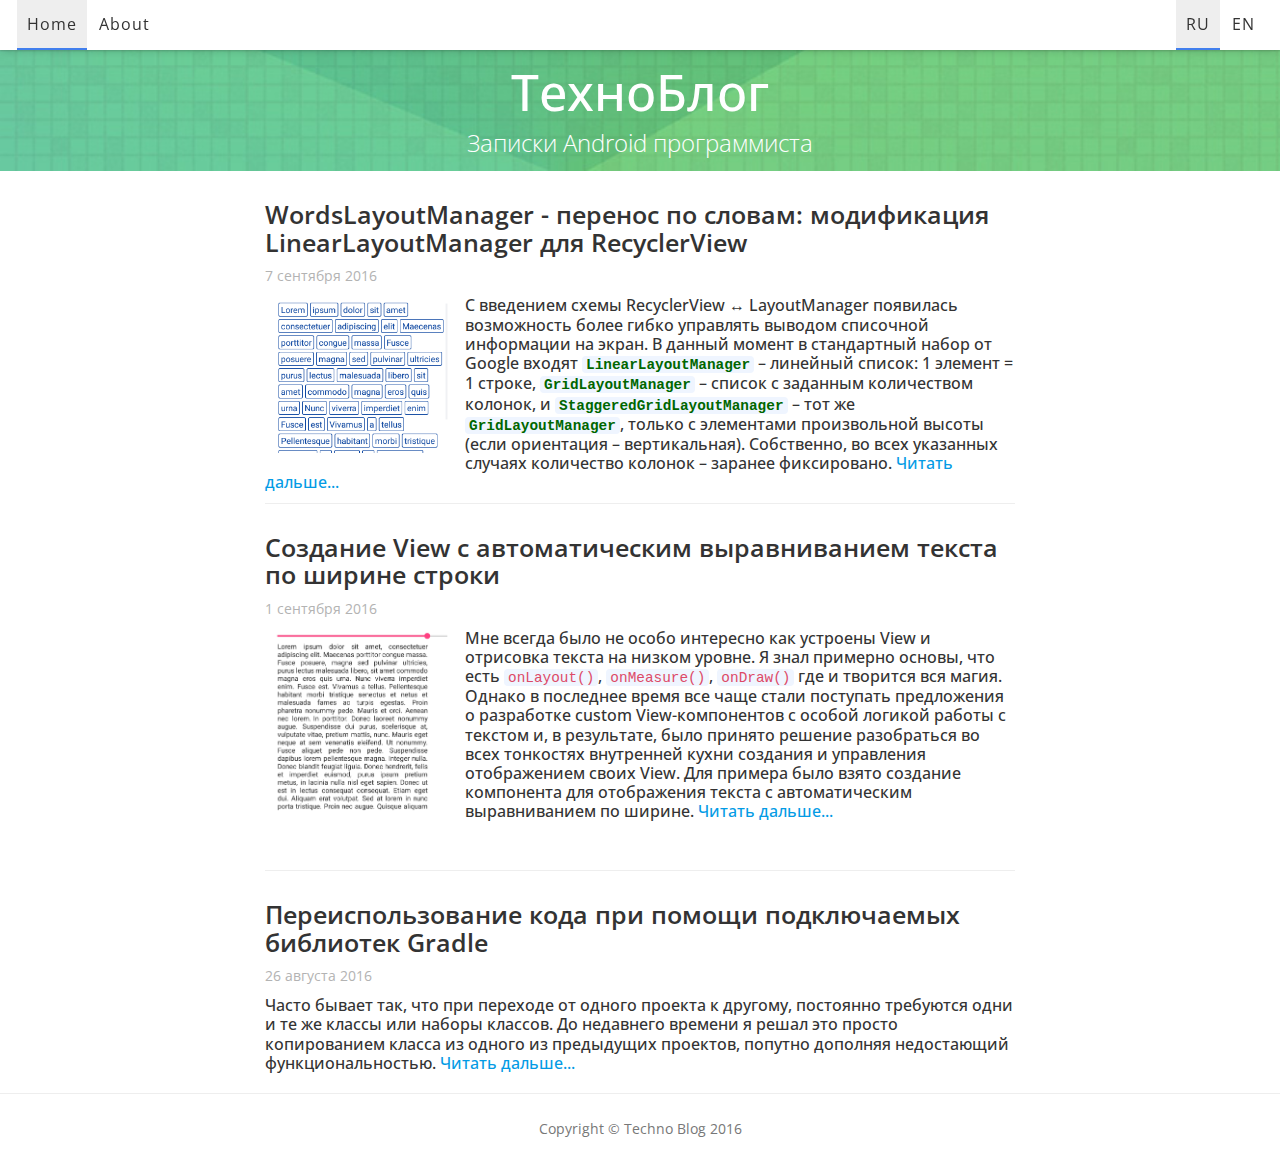
<file: index.html>
<!DOCTYPE html>
<html lang="en">

<head>

    <meta charset="utf-8">
    <meta http-equiv="X-UA-Compatible" content="IE=edge">
    <meta name="viewport" content="width=device-width, initial-scale=1">
    <meta name="description" content="">
    <meta name="author" content="">

    <title>ТехноБлог - Записки Android программиста</title>

    <link rel="alternate" hreflang="ru" href="http://techb.info/" />
    <link rel="alternate" hreflang="en" href="http://techb.info/en/" />
    <link href="vendor/bootstrap/css/bootstrap.min.css" rel="stylesheet">
    <link href="css/tech-blog.min.css" rel="stylesheet">
    <link href='http://fonts.googleapis.com/css?family=Open+Sans:300italic,400italic,600italic,700italic,800italic,400,300,600,700,800' rel='stylesheet' type='text/css'>

</head>

<body>

    <!-- Navigation -->
    <nav class="navbar navbar-default navbar-custom navbar-fixed-top">
        <div class="container-fluid">
            <!-- Collect the nav links, forms, and other content for toggling -->
            <div class="collapse navbar-collapse" id="bs-example-navbar-collapse-1">
                <ul class="nav navbar-nav">
                    <li class="selected">
                        <a href="index.html">Home</a>
                    </li>
                    <li>
                        <a href="about.html">About</a>
                    </li>
                </ul>

                <ul class="nav navbar-nav navbar-nav-right">
                    <li class="selected">
                        <a href="index.html">RU</a>
                    </li>
                    <li>
                        <a href="en/index.html">EN</a>
                    </li>
                </ul>
            </div>
            <!-- /.navbar-collapse -->
        </div>
        <!-- /.container -->
    </nav>

    <!-- Page Header -->
    <!-- Set your background image for this header on the line below. -->
    <header class="intro-header" >
        <div class="container">
            <div class="row">
                <div class="col-lg-8 col-lg-offset-2 col-md-10 col-md-offset-1">
                    <div class="site-heading">
                        <h1>ТехноБлог</h1>
                        <h3>Записки Android программиста</h3>
                    </div>
                </div>
            </div>
        </div>
    </header>

    <!-- Main Content -->
    <div class="container">
        <div class="row">
            <div class="col-lg-8 col-lg-offset-2 col-md-10 col-md-offset-1">
              <article class="post-preview">
                <a href="post3.html">
                    <h2 class="post-title">
                        WordsLayoutManager - переноc по словам: модификация LinearLayoutManager для RecyclerView
                    </h2>
                </a>
                <p class="post-meta">7 сентября 2016</p>
                <img class="img-responsive img-post-preview" align = "left" src="img/post3/img1.png" width = "200px" alt="Текст с автоматическим выравниванием по ширине"  >

                <h3 class="post-subtitle">
                    С введением схемы RecyclerView &harr; LayoutManager появилась возможность более гибко управлять выводом
                    списочной информации на экран. В данный момент в стандартный набор от Google входят
                    <code class="class-name">LinearLayoutManager</code> – линейный список: 1 элемент = 1 строке, <code class="class-name">GridLayoutManager</code> – список с заданным
                    количеством колонок, и <code class="class-name">StaggeredGridLayoutManager</code> – тот же <code class="class-name">GridLayoutManager</code>, только с элементами
                    произвольной высоты (если ориентация – вертикальная). Собственно, во всех указанных случаях количество
                    колонок – заранее фиксировано.
                    <a href="post3.html" class = "read-more">Читать дальше...</a>
                </h3>

              </article>
              <hr />
              <article class="post-preview">
                  <a href="post2.html">
                      <h2 class="post-title">
                          Создание View с автоматическим выравниванием текста по ширине строки
                      </h2>
                  </a>
                  <p class="post-meta">1 сентября 2016</p>
                  <img class="img-responsive img-post-preview" align = "left" src="img/post2/img1.png" width = "200px" alt="Текст с автоматическим выравниванием по ширине"  >

                  <h3 class="post-subtitle">
                      Мне всегда было не особо интересно как устроены View и отрисовка текста на низком уровне.
                      Я знал примерно основы, что есть <code class="function">onLayout()</code>, <code class="function">onMeasure()</code>,
                     <code class="function">onDraw()</code> где и творится вся магия.
                      Однако в последнее время все чаще стали поступать предложения о разработке custom View-компонентов с
                      особой логикой работы с текстом и, в результате, было принято решение разобраться во всех тонкостях
                      внутренней кухни создания и управления отображением своих View. Для примера было взято создание компонента
                      для отображения текста с автоматическим выравниванием по ширине.
                      <a href="post2.html" class = "read-more">Читать дальше...</a>
                  </h3>
                  <br />

                </article>
                <hr />
                <article class="post-preview">
                    <a href="post1.html">
                        <h2 class="post-title">
                            Переиспользование кода при помощи подключаемых библиотек Gradle
                        </h2>
                    </a>

                    <p class="post-meta">26 августа 2016</p>

                    <h3 class="post-subtitle">
                        Часто бывает так, что при переходе от одного проекта к другому, постоянно требуются одни и те же классы или наборы классов.
                        До недавнего времени я решал это просто копированием класса из одного из предыдущих проектов, попутно дополняя недостающий
                        функциональностью. <a href="post1.html" class = "read-more">Читать дальше...</a>
                    </h3>
                </article>
            </div>
        </div>
    </div>

    <!-- Footer -->
    <footer>
        <hr>
        <div class="container">
            <div class="row">
                <div class="col-lg-8 col-lg-offset-2 col-md-10 col-md-offset-1">
                   <p class="copyright text-muted">Copyright &copy; Techno Blog 2016</p>
                </div>
            </div>
        </div>
    </footer>

    <!-- JS/CSS -->
    <!-- Yandex.Metrika counter --> <script type="text/javascript"> (function (d, w, c) { (w[c] = w[c] || []).push(function() { try { w.yaCounter39282455 = new Ya.Metrika({ id:39282455, clickmap:true, trackLinks:true, accurateTrackBounce:true, webvisor:true }); } catch(e) { } }); var n = d.getElementsByTagName("script")[0], s = d.createElement("script"), f = function () { n.parentNode.insertBefore(s, n); }; s.type = "text/javascript"; s.async = true; s.src = "https://mc.yandex.ru/metrika/watch.js"; if (w.opera == "[object Opera]") { d.addEventListener("DOMContentLoaded", f, false); } else { f(); } })(document, window, "yandex_metrika_callbacks"); </script> <noscript><div><img src="https://mc.yandex.ru/watch/39282455" style="position:absolute; left:-9999px;" alt="" /></div></noscript> <!-- /Yandex.Metrika counter -->
    <script>
      (function(i,s,o,g,r,a,m){i['GoogleAnalyticsObject']=r;i[r]=i[r]||function(){
      (i[r].q=i[r].q||[]).push(arguments)},i[r].l=1*new Date();a=s.createElement(o),
      m=s.getElementsByTagName(o)[0];a.async=1;a.src=g;m.parentNode.insertBefore(a,m)
      })(window,document,'script','https://www.google-analytics.com/analytics.js','ga');
      ga('create', 'UA-84320298-1', 'auto');
      ga('send', 'pageview');
    </script>
    <!-- HTML5 Shim and Respond.js IE8 support of HTML5 elements and media queries -->
    <!-- WARNING: Respond.js doesn't work if you view the page via file:// -->
    <!--[if lt IE 9]>
        <script src="https://oss.maxcdn.com/libs/html5shiv/3.7.0/html5shiv.js"></script>
        <script src="https://oss.maxcdn.com/libs/respond.js/1.4.2/respond.min.js"></script>
    <![endif]-->

    <script src="vendor/jquery/jquery.min.js"></script>
    <script src="vendor/bootstrap/js/bootstrap.min.js"></script>
    <script src="js/tech-blog.min.js"></script>

</body>

</html>
</file>
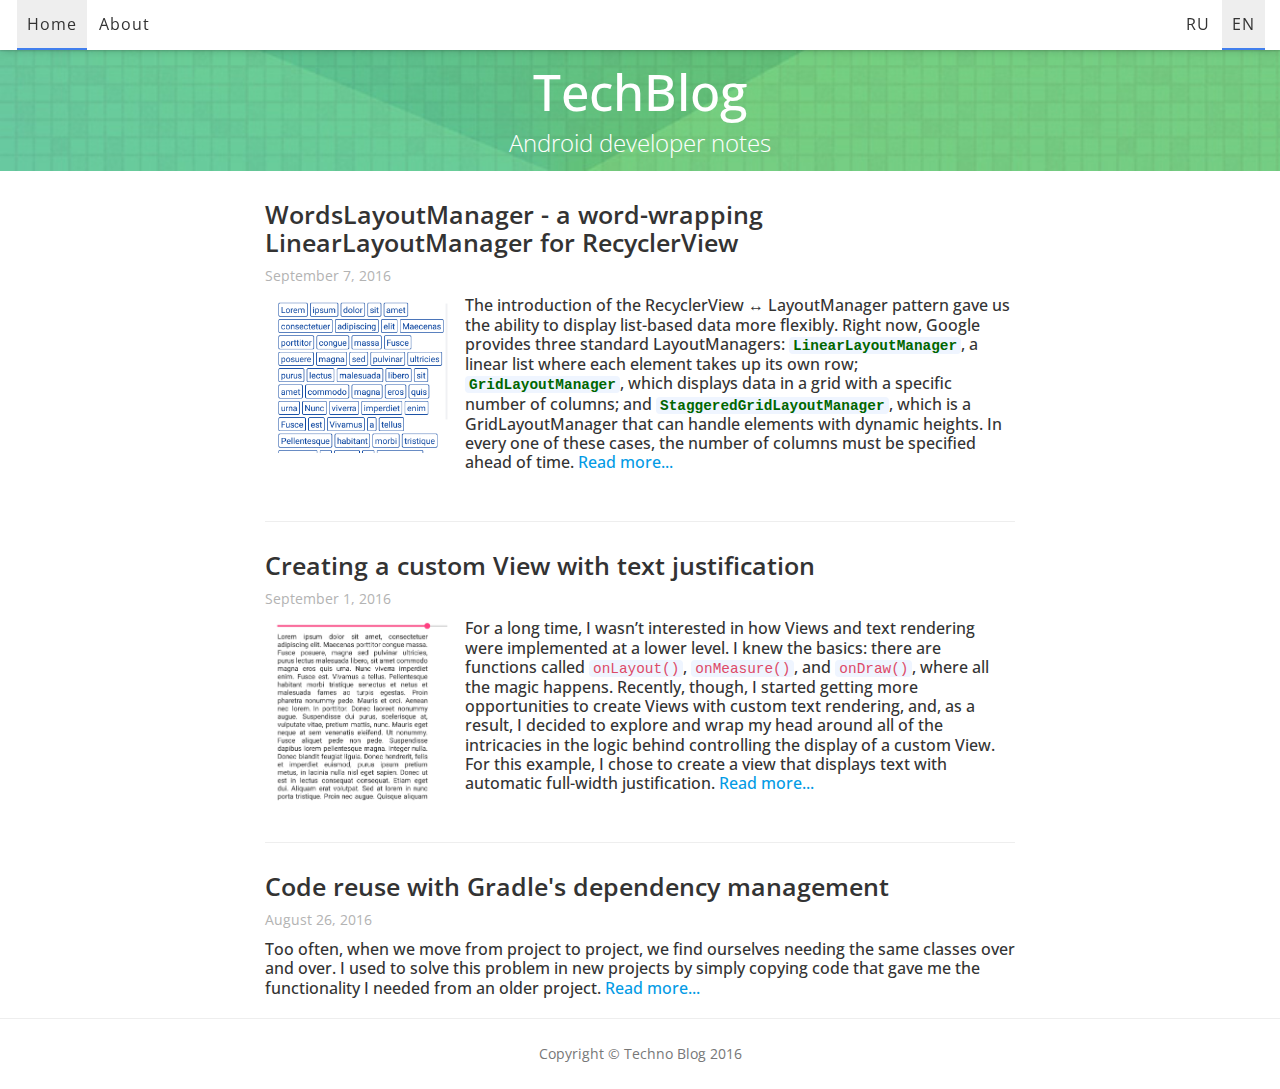
<file: en/index.html>
<!DOCTYPE html>
<html lang="en">

<head>

    <meta charset="utf-8">
    <meta http-equiv="X-UA-Compatible" content="IE=edge">
    <meta name="viewport" content="width=device-width, initial-scale=1">
    <meta name="description" content="">
    <meta name="author" content="">

    <title>TechBlog - Android developer notes</title>

    <link rel="alternate" hreflang="ru" href="http://techb.info/index.html" />
    <link rel="alternate" hreflang="en" href="http://techb.info/en/index.html" />
    <link href="../vendor/bootstrap/css/bootstrap.min.css" rel="stylesheet">
    <link href="../css/tech-blog.min.css" rel="stylesheet">
    <link href='http://fonts.googleapis.com/css?family=Open+Sans:300italic,400italic,600italic,700italic,800italic,400,300,600,700,800' rel='stylesheet' type='text/css'>

</head>

<body>

    <!-- Navigation -->
    <nav class="navbar navbar-default navbar-custom navbar-fixed-top">
        <div class="container-fluid">
            <!-- Collect the nav links, forms, and other content for toggling -->
            <div class="collapse navbar-collapse" id="bs-example-navbar-collapse-1">
                <ul class="nav navbar-nav">
                    <li class="selected">
                        <a href="index.html">Home</a>
                    </li>
                    <li>
                        <a href="about.html">About</a>
                    </li>
                </ul>

                <ul class="nav navbar-nav navbar-nav-right">
                    <li>
                        <a href="../index.html">RU</a>
                    </li>
                    <li class="selected">
                        <a href="index.html">EN</a>
                    </li>
                </ul>
            </div>
            <!-- /.navbar-collapse -->
        </div>
        <!-- /.container -->
    </nav>

    <!-- Page Header -->
    <!-- Set your background image for this header on the line below. -->
    <header class="intro-header" >
        <div class="container">
            <div class="row">
                <div class="col-lg-8 col-lg-offset-2 col-md-10 col-md-offset-1">
                    <div class="site-heading">
                        <h1>TechBlog</h1>
                        <h3>Android developer notes</h3>
                    </div>
                </div>
            </div>
        </div>
    </header>

    <!-- Main Content -->
    <div class="container">
        <div class="row">
            <div class="col-lg-8 col-lg-offset-2 col-md-10 col-md-offset-1">
              <article class="post-preview">
                <a href="post3.html">
                    <h2 class="post-title">
                        WordsLayoutManager - a word-wrapping LinearLayoutManager for RecyclerView
                    </h2>
                </a>
                <p class="post-meta">September 7, 2016</p>
                <img class="img-responsive img-post-preview" align = "left" src="../img/post3/img1.png" width = "200px" alt="Текст с автоматическим выравниванием по ширине"  >

                <h3 class="post-subtitle">
                    The introduction of the RecyclerView &harr; LayoutManager pattern gave us the ability to display list-based
                    data more flexibly. Right now, Google provides three standard LayoutManagers: <code class="class-name">LinearLayoutManager</code>, a
                    linear list where each element takes up its own row; <code class="class-name">GridLayoutManager</code>, which displays data in a grid
                    with a specific number of columns; and <code class="class-name">StaggeredGridLayoutManager</code>, which is a GridLayoutManager that can
                    handle elements with dynamic heights. In every one of these cases, the number of columns must be specified ahead of time.
                    <a href="post3.html" class = "read-more">Read more...</a>
                </h3>
                <br />

              </article>
              <hr />
              <article class="post-preview">
                  <a href="post2.html">
                      <h2 class="post-title">
                          Creating a custom View with text justification
                      </h2>
                  </a>
                  <p class="post-meta">September 1, 2016</p>
                  <img class="img-responsive img-post-preview" align = "left" src="../img/post2/img1.png" width = "200px" alt="Текст с автоматическим выравниванием по ширине"  >

                  <h3 class="post-subtitle">
                      For a long time, I wasn’t interested in how Views and text rendering were implemented at a
                      lower level. I knew the basics: there are functions called <code class="function">onLayout()</code>, <code class="function">onMeasure()</code>,
                     and <code class="function">onDraw()</code>,
                      where all the magic happens. Recently, though, I started getting more opportunities to create Views
                      with custom text rendering, and, as a result, I decided to explore and wrap my head around all of
                      the intricacies in the logic behind controlling the display of a custom View. For this example,
                      I chose to create a view that displays text with automatic full-width justification.
                      <a href="post2.html" class = "read-more">Read more...</a>
                  </h3>
                  <br />

                </article>
                <hr />
                <article class="post-preview">
                    <a href="post1.html">
                        <h2 class="post-title">
                            Code reuse with Gradle's dependency management
                        </h2>
                    </a>

                    <p class="post-meta">August 26, 2016</p>

                    <h3 class="post-subtitle">
                        Too often, when we move from project to project, we find ourselves needing the same
                        classes over and over. I used to solve this problem in new projects by simply copying
                        code that gave me the functionality I needed from an older project.
                        <a href="post1.html" class = "read-more">Read more...</a>
                    </h3>
                </article>
            </div>
        </div>
    </div>

    <!-- Footer -->
    <footer>
        <hr>
        <div class="container">
            <div class="row">
                <div class="col-lg-8 col-lg-offset-2 col-md-10 col-md-offset-1">
                   <p class="copyright text-muted">Copyright &copy; Techno Blog 2016</p>
                </div>
            </div>
        </div>
    </footer>

    <!-- JS/CSS -->
    <!-- Yandex.Metrika counter --> <script type="text/javascript"> (function (d, w, c) { (w[c] = w[c] || []).push(function() { try { w.yaCounter39282455 = new Ya.Metrika({ id:39282455, clickmap:true, trackLinks:true, accurateTrackBounce:true, webvisor:true }); } catch(e) { } }); var n = d.getElementsByTagName("script")[0], s = d.createElement("script"), f = function () { n.parentNode.insertBefore(s, n); }; s.type = "text/javascript"; s.async = true; s.src = "https://mc.yandex.ru/metrika/watch.js"; if (w.opera == "[object Opera]") { d.addEventListener("DOMContentLoaded", f, false); } else { f(); } })(document, window, "yandex_metrika_callbacks"); </script> <noscript><div><img src="https://mc.yandex.ru/watch/39282455" style="position:absolute; left:-9999px;" alt="" /></div></noscript> <!-- /Yandex.Metrika counter -->
    <script>
      (function(i,s,o,g,r,a,m){i['GoogleAnalyticsObject']=r;i[r]=i[r]||function(){
      (i[r].q=i[r].q||[]).push(arguments)},i[r].l=1*new Date();a=s.createElement(o),
      m=s.getElementsByTagName(o)[0];a.async=1;a.src=g;m.parentNode.insertBefore(a,m)
      })(window,document,'script','https://www.google-analytics.com/analytics.js','ga');
      ga('create', 'UA-84320298-1', 'auto');
      ga('send', 'pageview');
    </script>

    <!-- HTML5 Shim and Respond.js IE8 support of HTML5 elements and media queries -->
    <!-- WARNING: Respond.js doesn't work if you view the page via file:// -->
    <!--[if lt IE 9]>
        <script src="https://oss.maxcdn.com/libs/html5shiv/3.7.0/html5shiv.js"></script>
        <script src="https://oss.maxcdn.com/libs/respond.js/1.4.2/respond.min.js"></script>
    <![endif]-->

    <script src="../vendor/jquery/jquery.min.js"></script>
    <script src="../vendor/bootstrap/js/bootstrap.min.js"></script>
    <script src="../js/tech-blog.min.js"></script>

</body>

</html>
</file>
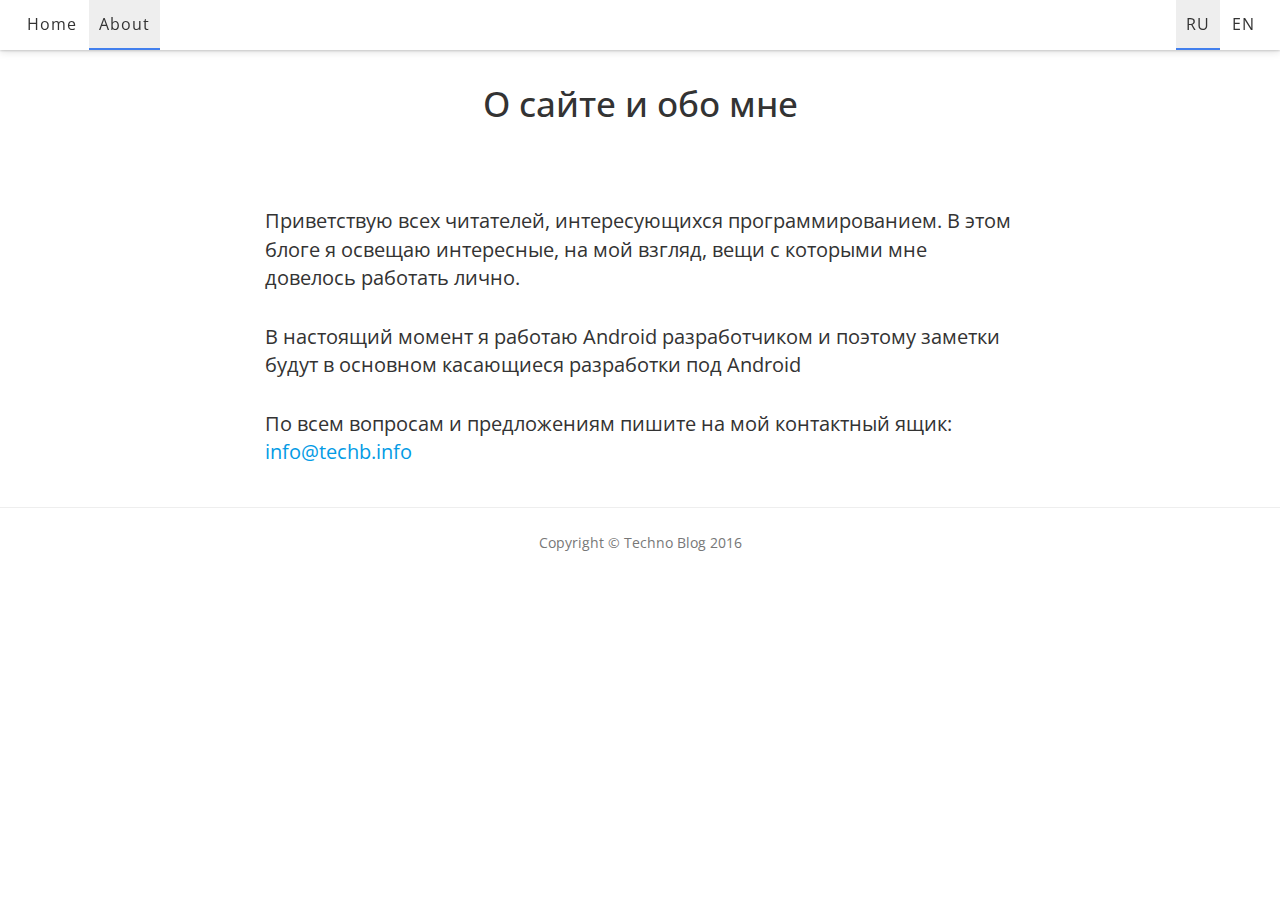
<file: about.html>
<!DOCTYPE html>
<html lang="en">

<head>

    <meta charset="utf-8">
    <meta http-equiv="X-UA-Compatible" content="IE=edge">
    <meta name="viewport" content="width=device-width, initial-scale=1">
    <meta name="description" content="">
    <meta name="author" content="">

    <title>О сайте и обо мне</title>

    <link rel="alternate" hreflang="ru" href="http://techb.info/about.html" />
    <link rel="alternate" hreflang="en" href="http://techb.info/en/about.html" />
    <link href="vendor/bootstrap/css/bootstrap.min.css" rel="stylesheet">
    <link href="css/tech-blog.min.css" rel="stylesheet">
    <link href='http://fonts.googleapis.com/css?family=Open+Sans:300italic,400italic,600italic,700italic,800italic,400,300,600,700,800' rel='stylesheet' type='text/css'>

</head>

<body>

    <!-- Navigation -->
    <nav class="navbar navbar-default navbar-custom navbar-fixed-top">
        <div class="container-fluid">
            <!-- Collect the nav links, forms, and other content for toggling -->
            <div class="collapse navbar-collapse" id="bs-example-navbar-collapse-1">
                <ul class="nav navbar-nav">
                    <li>
                        <a href="index.html">Home</a>
                    </li>
                    <li class="selected">
                        <a href="about.html">About</a>
                    </li>
                </ul>
                <ul class="nav navbar-nav navbar-nav-right">
                    <li class="selected">
                        <a href="about.html">RU</a>
                    </li>
                    <li >
                        <a href="en/about.html">EN</a>
                    </li>
                </ul>
            </div>
            <!-- /.navbar-collapse -->
        </div>
        <!-- /.container -->
    </nav>

    <!-- Page Header -->
    <!-- Set your background image for this header on the line below. -->
    <header class="intro-header about">
        <div class="container">
            <div class="row">
                <div class="col-lg-8 col-lg-offset-2 col-md-10 col-md-offset-1">
                    <div class="page-heading">
                        <h1>О сайте и обо мне</h1>
                    </div>
                </div>
            </div>
        </div>
    </header>

    <!-- Main Content -->
    <div class="container">
        <div class="row">
            <div class="col-lg-8 col-lg-offset-2 col-md-10 col-md-offset-1">
                <p>Приветствую всех читателей, интересующихся программированием. В этом блоге я освещаю интересные, на мой взгляд, вещи с которыми мне довелось работать лично.</p>
                <p>В настоящий момент я работаю Android разработчиком и поэтому заметки будут в основном касающиеся разработки под Android</p>
                <p>По всем вопросам и предложениям пишите на мой контактный ящик: <a href="mailto:info@techb.info">info@techb.info</a></p>
            </div>
        </div>
    </div>

    <!-- Footer -->
    <footer>
        <hr>
        <div class="container">
            <div class="row">
                <div class="col-lg-8 col-lg-offset-2 col-md-10 col-md-offset-1">
                   <p class="copyright text-muted">Copyright &copy; Techno Blog 2016</p>
                </div>
            </div>
        </div>
    </footer>

    <!-- JS/CSS -->
    <!-- Yandex.Metrika counter --> <script type="text/javascript"> (function (d, w, c) { (w[c] = w[c] || []).push(function() { try { w.yaCounter39282455 = new Ya.Metrika({ id:39282455, clickmap:true, trackLinks:true, accurateTrackBounce:true, webvisor:true }); } catch(e) { } }); var n = d.getElementsByTagName("script")[0], s = d.createElement("script"), f = function () { n.parentNode.insertBefore(s, n); }; s.type = "text/javascript"; s.async = true; s.src = "https://mc.yandex.ru/metrika/watch.js"; if (w.opera == "[object Opera]") { d.addEventListener("DOMContentLoaded", f, false); } else { f(); } })(document, window, "yandex_metrika_callbacks"); </script> <noscript><div><img src="https://mc.yandex.ru/watch/39282455" style="position:absolute; left:-9999px;" alt="" /></div></noscript> <!-- /Yandex.Metrika counter -->
    <script>
      (function(i,s,o,g,r,a,m){i['GoogleAnalyticsObject']=r;i[r]=i[r]||function(){
      (i[r].q=i[r].q||[]).push(arguments)},i[r].l=1*new Date();a=s.createElement(o),
      m=s.getElementsByTagName(o)[0];a.async=1;a.src=g;m.parentNode.insertBefore(a,m)
      })(window,document,'script','https://www.google-analytics.com/analytics.js','ga');
      ga('create', 'UA-84320298-1', 'auto');
      ga('send', 'pageview');
    </script>

    <link href="vendor/bootstrap/css/bootstrap.min.css" rel="stylesheet">
    <link href="css/tech-blog.min.css" rel="stylesheet">
    <link href='http://fonts.googleapis.com/css?family=Open+Sans:300italic,400italic,600italic,700italic,800italic,400,300,600,700,800' rel='stylesheet' type='text/css'>

    <!-- HTML5 Shim and Respond.js IE8 support of HTML5 elements and media queries -->
    <!-- WARNING: Respond.js doesn't work if you view the page via file:// -->
    <!--[if lt IE 9]>
        <script src="https://oss.maxcdn.com/libs/html5shiv/3.7.0/html5shiv.js"></script>
        <script src="https://oss.maxcdn.com/libs/respond.js/1.4.2/respond.min.js"></script>
    <![endif]-->

    <script src="vendor/jquery/jquery.min.js"></script>
    <script src="vendor/bootstrap/js/bootstrap.min.js"></script>
    <script src="js/tech-blog.min.js"></script>

</body>

</html>
</file>
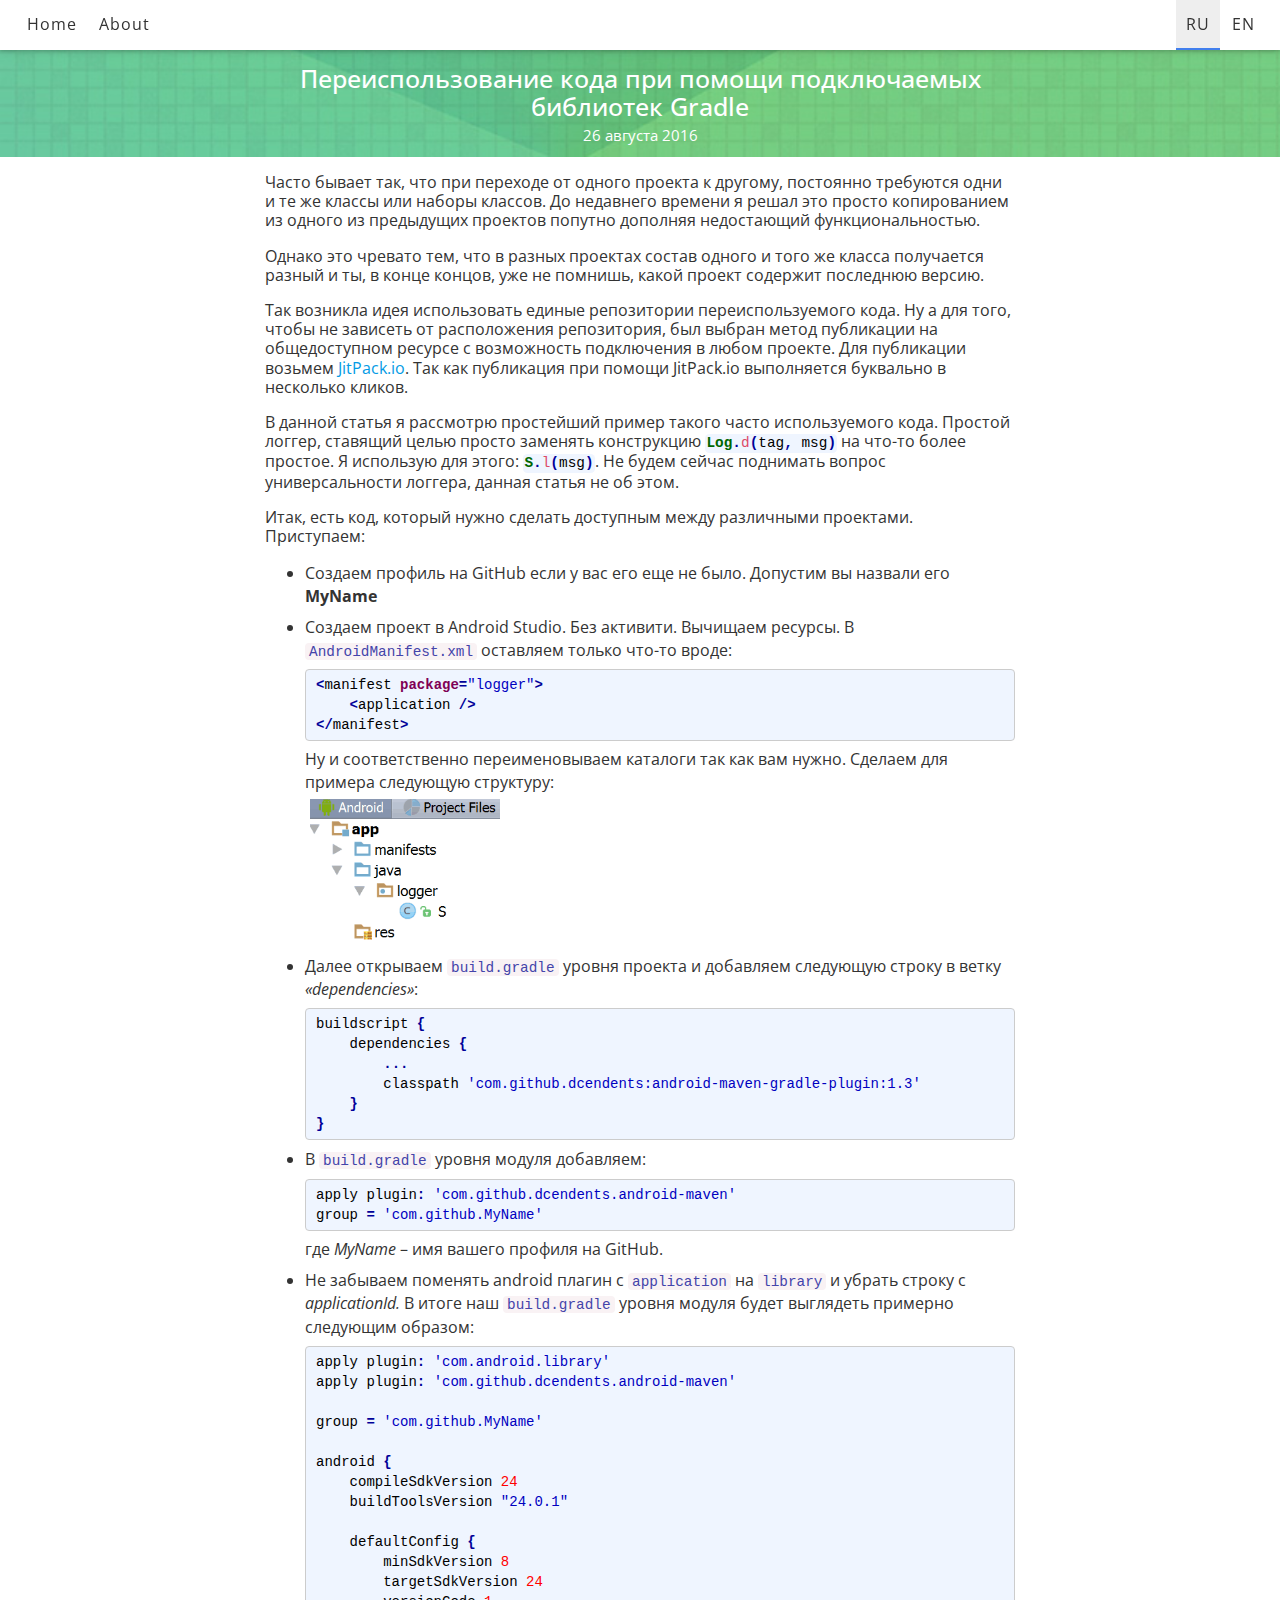
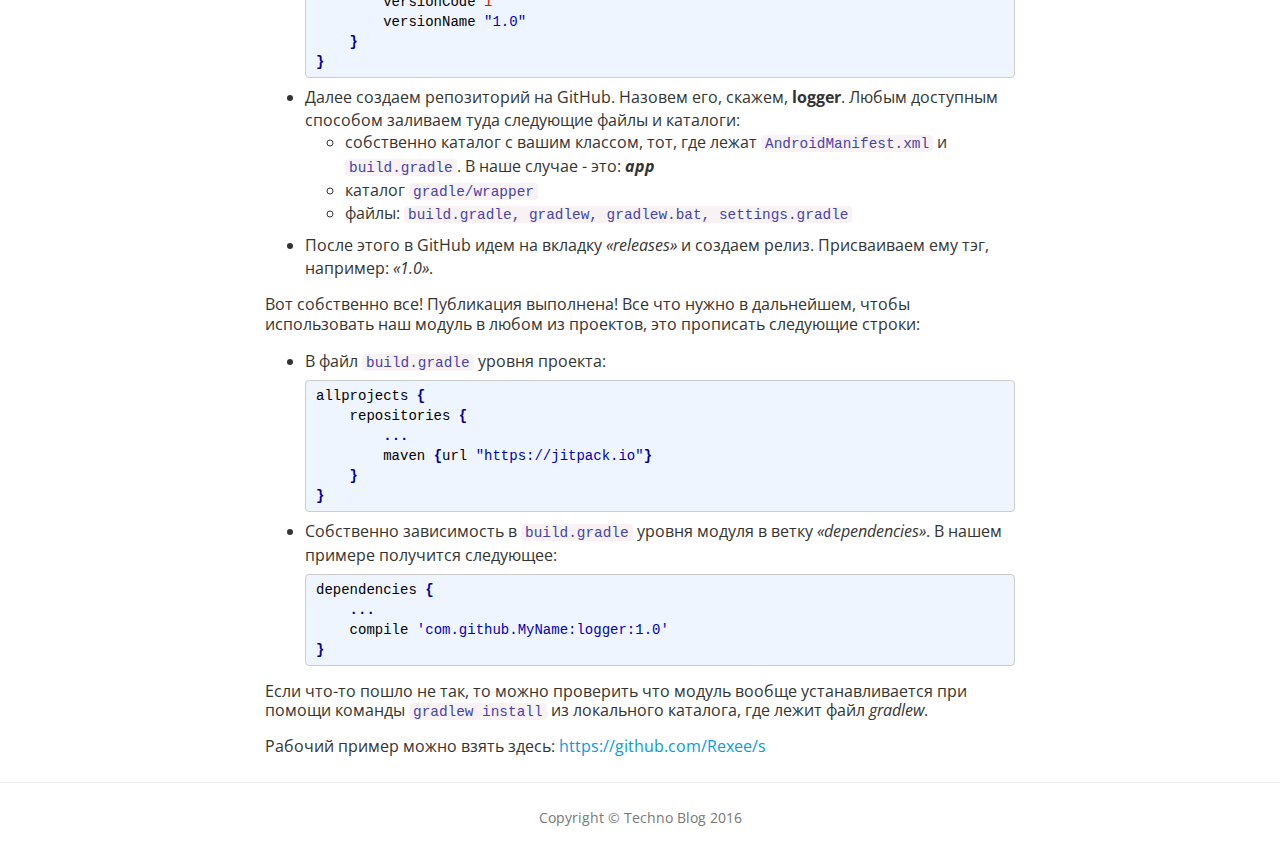
<file: post1.html>
<!DOCTYPE html>
<html lang="en">

<head>

    <meta charset="utf-8">
    <meta http-equiv="X-UA-Compatible" content="IE=edge">
    <meta name="viewport" content="width=device-width, initial-scale=1">
    <meta name="description" content="">
    <meta name="author" content="">

    <title>Переиспользование кода при помощи подключаемых библиотек Gradle</title>

    <link rel="alternate" hreflang="ru" href="http://techb.info/post1.html" />
    <link rel="alternate" hreflang="en" href="http://techb.info/en/post1.html" />
    <link href="vendor/bootstrap/css/bootstrap.min.css" rel="stylesheet">
    <link href="css/tech-blog.min.css" rel="stylesheet">
    <link href="css/prism.min.css" rel="stylesheet" />
    <link href='http://fonts.googleapis.com/css?family=Open+Sans:300italic,400italic,600italic,700italic,800italic,400,300,600,700,800' rel='stylesheet' type='text/css'>

</head>

<body>

    <!-- Navigation -->
    <nav class="navbar navbar-default navbar-custom navbar-fixed-top">
        <div class="container-fluid">
            <!-- Collect the nav links, forms, and other content for toggling -->
            <div class="collapse navbar-collapse" id="bs-example-navbar-collapse-1">
                <ul class="nav navbar-nav">
                    <li>
                        <a href="index.html">Home</a>
                    </li>
                    <li>
                        <a href="about.html">About</a>
                    </li>
                </ul>

                <ul class="nav navbar-nav navbar-nav-right">
                    <li class="selected">
                        <a href="post1.html">RU</a>
                    </li>
                    <li>
                        <a href="en/post1.html">EN</a>
                    </li>
                </ul>
            </div>
            <!-- /.navbar-collapse -->
        </div>
        <!-- /.container -->
    </nav>

    <!-- Page Header -->
    <!-- Set your background image for this header on the line below. -->
    <header class="intro-header">
        <div class="container">
            <div class="row">
                <div class="col-lg-8 col-lg-offset-2 col-md-10 col-md-offset-1">
                    <div class="page-heading">
                        <h1>Переиспользование кода при помощи подключаемых библиотек Gradle</h1>
                        <div class="post-date">26 августа 2016</div>
                    </div>
                </div>
            </div>
        </div>
    </header>

    <!-- Post Content -->
    <article>
        <div class="container">
            <div class="row">
                <div class="col-lg-8 col-lg-offset-2 col-md-10 col-md-offset-1 post-body">
                    <p>Часто бывает так, что при переходе от одного проекта к другому, постоянно требуются одни и те же классы или наборы классов. До недавнего времени я решал это просто копированием из одного из предыдущих проектов попутно дополняя недостающий функциональностью.</p>
                    <p>Однако это чревато тем, что в разных проектах состав одного и того же класса получается разный и ты, в конце концов, уже не помнишь, какой проект содержит последнюю версию.</p>
                    <p>Так возникла идея использовать единые репозитории переиспользуемого кода. Ну а для того, чтобы не зависеть от расположения репозитория, был выбран метод публикации на общедоступном ресурсе с возможность подключения в любом проекте. Для публикации возьмем <a href="https://JitPack.io">JitPack.io</a>. Так как публикация при помощи JitPack.io выполняется буквально в несколько кликов.</p>
                    <p>В данной статья я рассмотрю простейший пример такого часто используемого кода. Простой логгер, ставящий целью просто заменять конструкцию <code class="language-java">Log.d(tag, msg)</code> на что-то более простое. Я использую для этого: <code class="language-java">S.l(msg)</code>. Не будем сейчас поднимать вопрос универсальности логгера, данная статья не об этом.</p>
                    <p>Итак, есть код, который нужно сделать доступным между различными проектами. Приступаем:
                    <ul>
                    <li>Создаем профиль на GitHub если у вас его еще не было. Допустим вы назвали его <b>MyName</b></li>
                    <li>Создаем проект в Android Studio. Без активити. Вычищаем ресурсы. В <code>AndroidManifest.xml</code> оставляем только что-то вроде:
                    <pre><code class="language-java">
                    &lt;manifest package="logger"&gt;
                        &lt;application /&gt;
                    &lt;/manifest&gt;</code></pre>
                    Ну и соответственно переименовываем каталоги так как вам нужно. Сделаем для примера следующую структуру:
                    <img class="img-responsive" src="img/post1/img1.png" width = "200px" alt="Структура Android проекта"></li>
                    <li>Далее открываем <code>build.gradle</code> уровня проекта и добавляем следующую строку в ветку <i>«dependencies»</i>:
                    <pre><code class="language-java">buildscript {
    dependencies {
        ...
        classpath 'com.github.dcendents:android-maven-gradle-plugin:1.3'
    }
}</code></pre></li>
                    <li>В <code>build.gradle</code> уровня модуля добавляем:
                    <pre><code class="language-java">apply plugin: 'com.github.dcendents.android-maven'
group = 'com.github.MyName'</code></pre>
где <i>MyName</i> – имя вашего профиля на GitHub.
</li>
                    <li>Не забываем поменять android плагин c <code>application</code> на <code>library</code> и убрать строку с <i>applicationId.</i> В итоге наш <code>build.gradle</code> уровня модуля будет выглядеть примерно следующим образом:
                    <pre><code class="language-java">apply plugin: 'com.android.library'
apply plugin: 'com.github.dcendents.android-maven'

group = 'com.github.MyName'

android {
    compileSdkVersion 24
    buildToolsVersion "24.0.1"

    defaultConfig {
        minSdkVersion 8
        targetSdkVersion 24
        versionCode 1
        versionName "1.0"
    }
}
</code></pre></li>
<li>Далее создаем репозиторий на GitHub. Назовем его, скажем, <b>logger</b>. Любым доступным способом заливаем туда следующие файлы и каталоги:
  <ul>
   <li> собственно каталог с вашим классом, тот, где лежат <code>AndroidManifest.xml</code> и <code>build.gradle</code>. В наше случае - это: <b><i>app</i></b></li>
   <li> каталог <code>gradle/wrapper</code></li>
<li> файлы: <code>build.gradle, gradlew, gradlew.bat, settings.gradle</code></li>
</ul>
</li>
<li>После этого в GitHub идем на вкладку <i>«releases»</i> и создаем релиз. Присваиваем ему тэг, например: <i>«1.0»</i>.</li>
                    </ul>
                    </p>
                    <p>Вот собственно все! Публикация выполнена! Все что нужно в дальнейшем, чтобы использовать наш модуль в любом из проектов, это прописать следующие строки:<ul>
                    <li>В файл <code>build.gradle</code> уровня проекта:<pre><code class="language-java">
                    allprojects {
    repositories {
        ...
        maven {url "https://jitpack.io"}
    }
}
</code></pre></li>
                    <li>Собственно зависимость в <code>build.gradle</code> уровня модуля в ветку <i>«dependencies»</i>. В нашем примере получится следующее:
                    <pre><code class="language-java">dependencies {
    ...
    compile 'com.github.MyName:logger:1.0'
}</code></pre></li>
                    </ul>
                    <p>Если что-то пошло не так, то можно проверить что модуль вообще устанавливается при помощи команды <code>gradlew install</code> из локального каталога, где лежит файл <i>gradlew</i>.</p>
                    <p>Рабочий пример можно взять здесь: <a href="https://github.com/Rexee/s">https://github.com/Rexee/s</a></p>
                </div>
            </div>
        </div>
    </article>

    <!-- Footer -->
    <footer>
        <hr>
        <div class="container">
            <div class="row">
                <div class="col-lg-8 col-lg-offset-2 col-md-10 col-md-offset-1">
                   <p class="copyright text-muted">Copyright &copy; Techno Blog 2016</p>
                </div>
            </div>
        </div>
    </footer>

    <!-- JS/CSS -->
    <!-- Yandex.Metrika counter --> <script type="text/javascript"> (function (d, w, c) { (w[c] = w[c] || []).push(function() { try { w.yaCounter39282455 = new Ya.Metrika({ id:39282455, clickmap:true, trackLinks:true, accurateTrackBounce:true, webvisor:true }); } catch(e) { } }); var n = d.getElementsByTagName("script")[0], s = d.createElement("script"), f = function () { n.parentNode.insertBefore(s, n); }; s.type = "text/javascript"; s.async = true; s.src = "https://mc.yandex.ru/metrika/watch.js"; if (w.opera == "[object Opera]") { d.addEventListener("DOMContentLoaded", f, false); } else { f(); } })(document, window, "yandex_metrika_callbacks"); </script> <noscript><div><img src="https://mc.yandex.ru/watch/39282455" style="position:absolute; left:-9999px;" alt="" /></div></noscript> <!-- /Yandex.Metrika counter -->
    <script>
      (function(i,s,o,g,r,a,m){i['GoogleAnalyticsObject']=r;i[r]=i[r]||function(){
      (i[r].q=i[r].q||[]).push(arguments)},i[r].l=1*new Date();a=s.createElement(o),
      m=s.getElementsByTagName(o)[0];a.async=1;a.src=g;m.parentNode.insertBefore(a,m)
      })(window,document,'script','https://www.google-analytics.com/analytics.js','ga');
      ga('create', 'UA-84320298-1', 'auto');
      ga('send', 'pageview');
    </script>

    <!-- HTML5 Shim and Respond.js IE8 support of HTML5 elements and media queries -->
    <!-- WARNING: Respond.js doesn't work if you view the page via file:// -->
    <!--[if lt IE 9]>
        <script src="https://oss.maxcdn.com/libs/html5shiv/3.7.0/html5shiv.js"></script>
        <script src="https://oss.maxcdn.com/libs/respond.js/1.4.2/respond.min.js"></script>
    <![endif]-->

    <script src="vendor/jquery/jquery.min.js"></script>
    <script src="js/prism.js"></script>
    <script src="vendor/bootstrap/js/bootstrap.min.js"></script>
    <script src="js/tech-blog.min.js"></script>

</body>

</html>
</file>
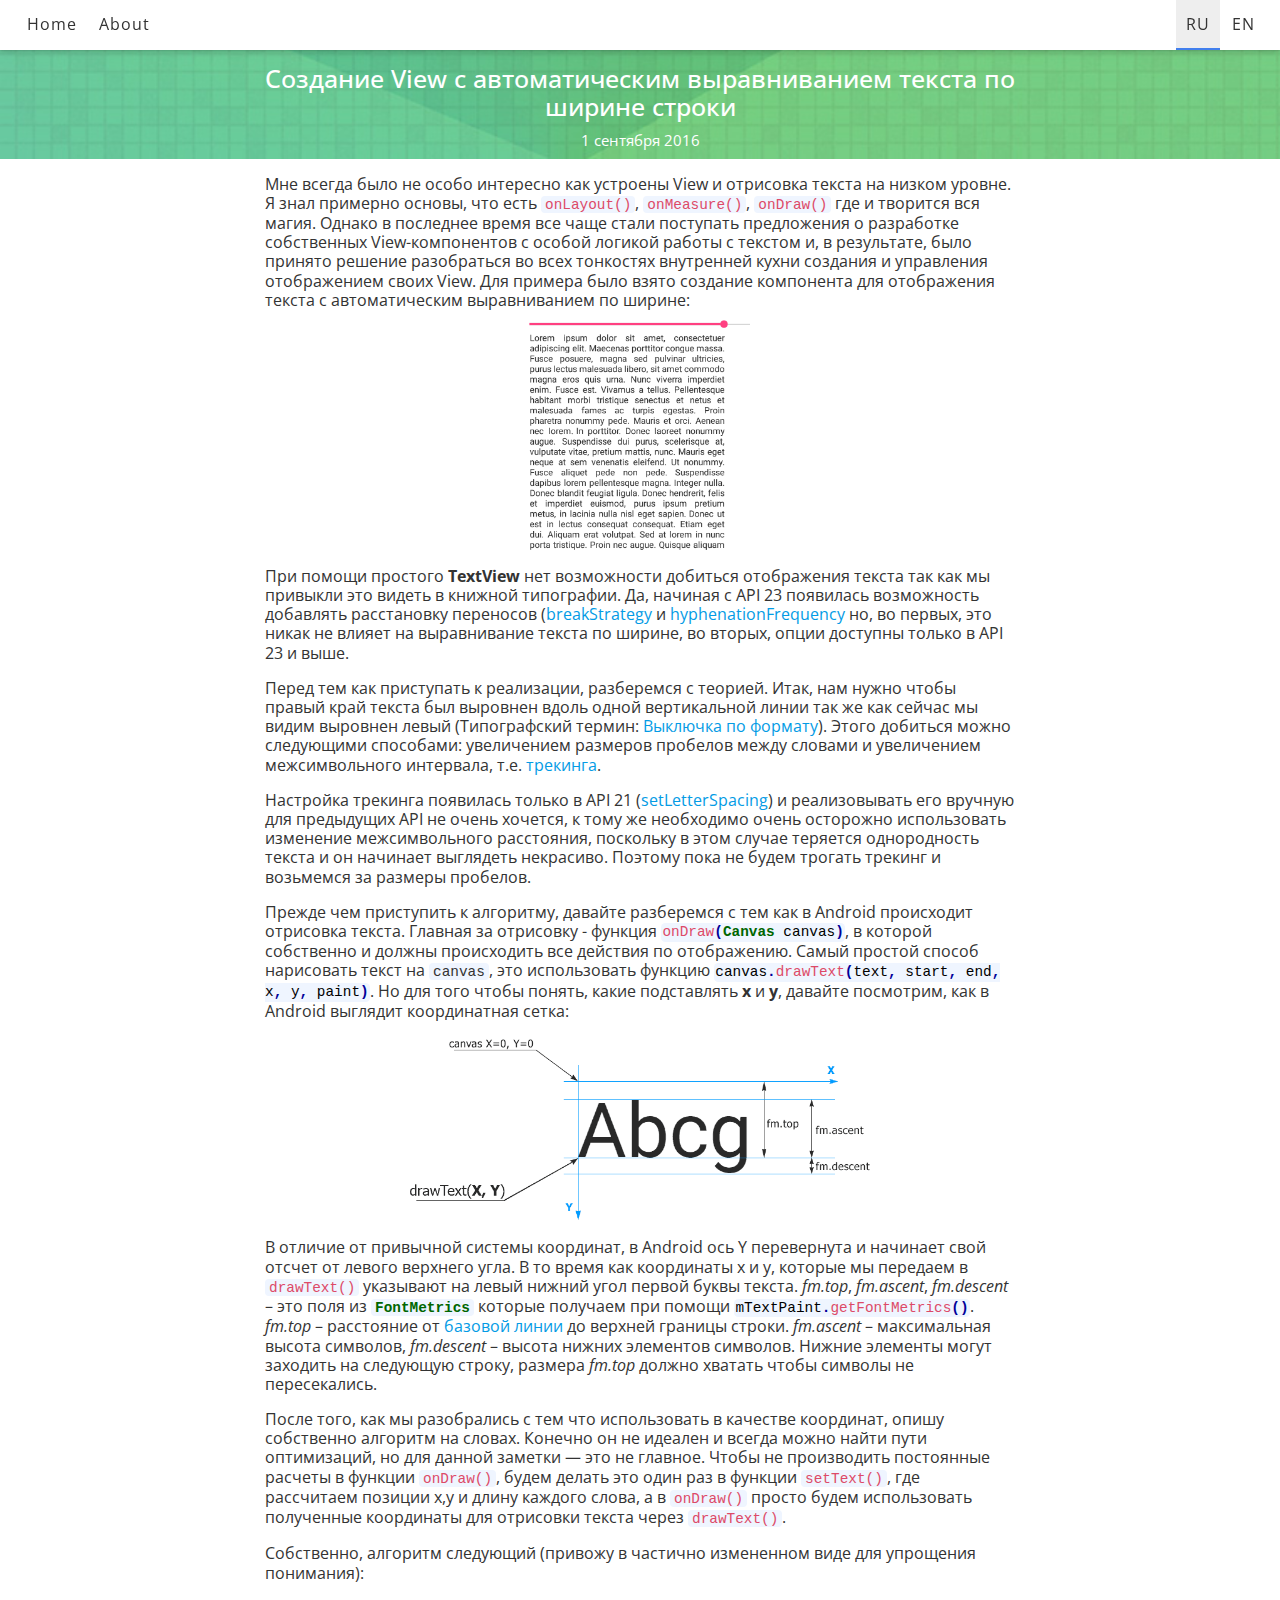
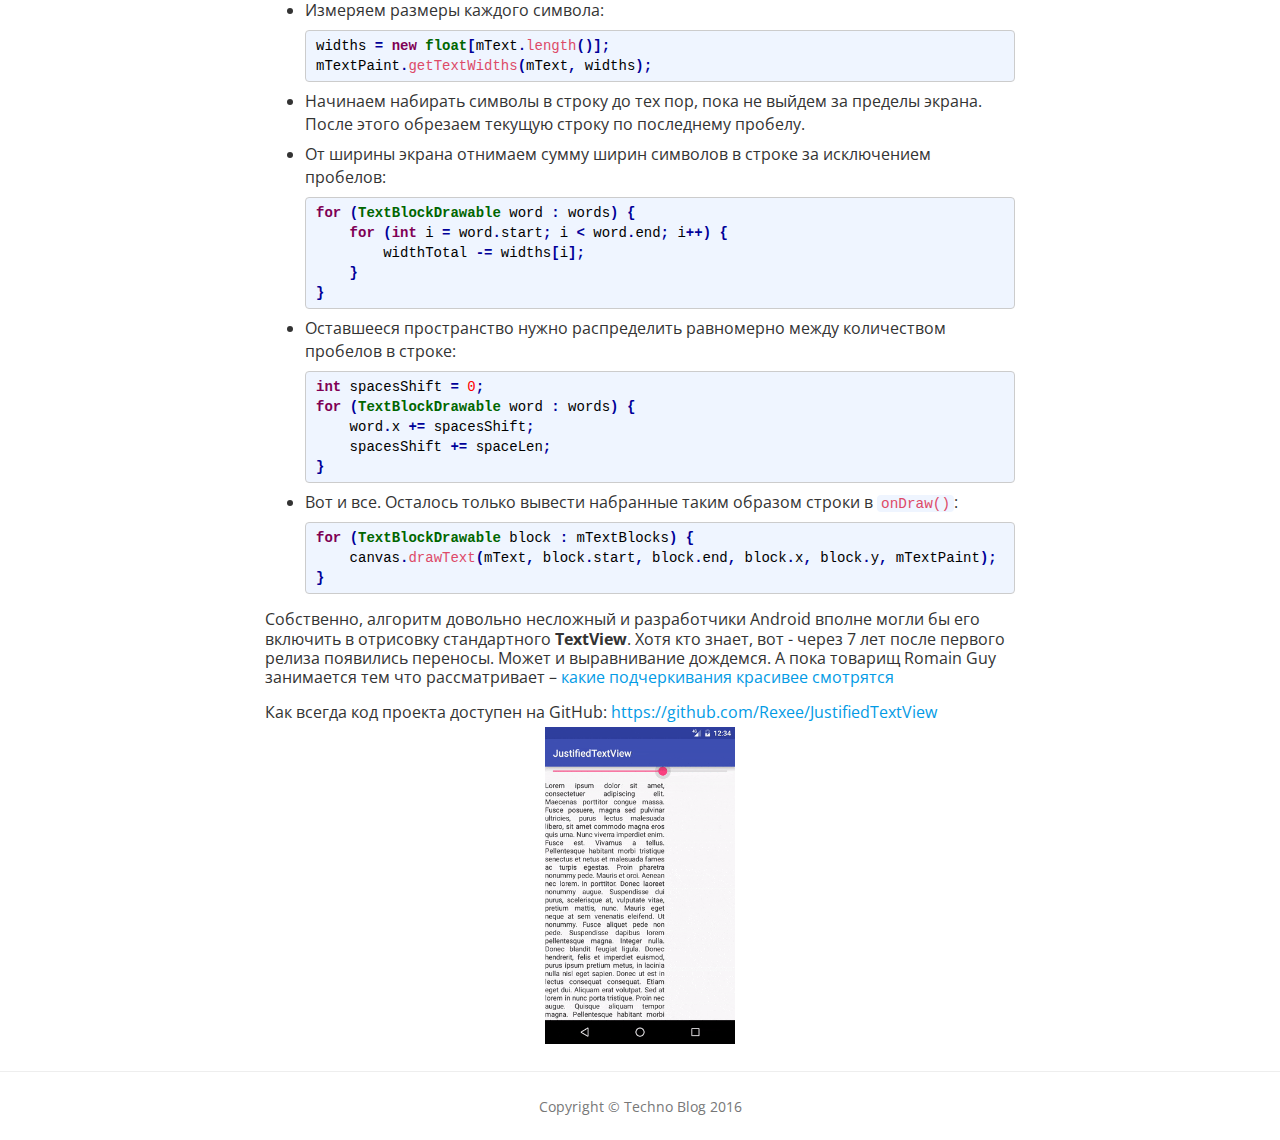
<file: post2.html>
<!DOCTYPE html>
<html lang="en">

<head>

    <meta charset="utf-8">
    <meta http-equiv="X-UA-Compatible" content="IE=edge">
    <meta name="viewport" content="width=device-width, initial-scale=1">
    <meta name="description" content="">
    <meta name="author" content="">

    <title>Создание View с автоматическим выравниванием текста по ширине строки</title>

    <link rel="alternate" hreflang="ru" href="http://techb.info/post2.html" />
    <link rel="alternate" hreflang="en" href="http://techb.info/en/post2.html" />
    <link href="vendor/bootstrap/css/bootstrap.min.css" rel="stylesheet">
    <link href="css/tech-blog.min.css" rel="stylesheet">
    <link href="css/prism.min.css" rel="stylesheet" />
    <link href='http://fonts.googleapis.com/css?family=Open+Sans:300italic,400italic,600italic,700italic,800italic,400,300,600,700,800' rel='stylesheet' type='text/css'>

</head>

<body>

    <!-- Navigation -->
    <nav class="navbar navbar-default navbar-custom navbar-fixed-top">
        <div class="container-fluid">
            <!-- Collect the nav links, forms, and other content for toggling -->
            <div class="collapse navbar-collapse" id="bs-example-navbar-collapse-1">
                <ul class="nav navbar-nav">
                    <li>
                        <a href="index.html">Home</a>
                    </li>
                    <li>
                        <a href="about.html">About</a>
                    </li>
                </ul>
                <ul class="nav navbar-nav navbar-nav-right">
                    <li class="selected">
                        <a href="post2.html">RU</a>
                    </li>
                    <li>
                        <a href="en/post2.html">EN</a>
                    </li>
                </ul>

            </div>
            <!-- /.navbar-collapse -->
        </div>
        <!-- /.container -->
    </nav>

    <!-- Page Header -->
    <!-- Set your background image for this header on the line below. -->
    <header class="intro-header" >
        <div class="container">
            <div class="row">
                <div class="col-lg-8 col-lg-offset-2 col-md-10 col-md-offset-1">
                    <div class="page-heading">
                        <h1>Создание View с автоматическим выравниванием текста по ширине строки</h1>
                        <span class="post-date">1 сентября 2016</span>
                    </div>
                </div>
            </div>
        </div>
    </header>

    <!-- Post Content -->
    <article>
        <div class="container">
            <div class="row">
                <div class="col-lg-8 col-lg-offset-2 col-md-10 col-md-offset-1 post-body">
                    <p>Мне всегда было не особо интересно как устроены View и отрисовка текста на низком уровне.
                      Я знал примерно основы, что есть <code class="function">onLayout()</code>, <code class="function">onMeasure()</code>,
                      <code class="function">onDraw()</code> где и творится вся магия.
                      Однако в последнее время все чаще стали поступать предложения о разработке собственных View-компонентов
                      с особой логикой работы с текстом и, в результате, было принято решение разобраться во всех тонкостях внутренней
                      кухни создания и управления отображением своих View. Для примера было взято создание компонента для отображения
                      текста с автоматическим выравниванием по ширине:
                    </p>
                    <a href="img/post2/img1.png">
                      <img class="img-responsive img-center" src="img/post2/img1.png" width = "250px" alt="Текст с автоматическим выравниванием по ширине" style = "margin-bottom: -5px" >
                    </a>
                    <p>При помощи простого <b>TextView</b> нет возможности добиться отображения текста так как мы привыкли это видеть в книжной типографии.
                      Да, начиная с API 23 появилась возможность добавлять расстановку переносов
                      (<a href="https://developer.android.com/reference/android/widget/TextView.html#attr_android:breakStrategy">breakStrategy</a>
                      и <a href="https://developer.android.com/reference/android/widget/TextView.html#attr_android:hyphenationFrequency">hyphenationFrequency</a>
                      но, во первых, это никак не влияет на выравнивание текста по ширине, во вторых, опции доступны только в API 23 и выше.
                    </p>
                    <p>Перед тем как приступать к реализации, разберемся с теорией.
                      Итак, нам нужно чтобы правый край текста был выровнен вдоль одной вертикальной линии так же
                      как сейчас мы видим выровнен левый (Типографский термин: <a href="https://ru.wikipedia.org/wiki/%D0%92%D1%8B%D0%BA%D0%BB%D1%8E%D1%87%D0%BA%D0%B0_(%D1%82%D0%B8%D0%BF%D0%BE%D0%B3%D1%80%D0%B0%D1%84%D0%B8%D0%BA%D0%B0)#.D0.92.D1.8B.D0.BA.D0.BB.D1.8E.D1.87.D0.BA.D0.B0_.D0.BF.D0.BE_.D1.84.D0.BE.D1.80.D0.BC.D0.B0.D1.82.D1.83">Выключка по формату</a>).
                      Этого добиться можно следующими способами: увеличением размеров пробелов между словами и увеличением межсимвольного интервала, т.е.
                      <a href="https://ru.wikipedia.org/wiki/%D0%A2%D1%80%D0%B5%D0%BA%D0%B8%D0%BD%D0%B3_(%D1%82%D0%B8%D0%BF%D0%BE%D0%B3%D1%80%D0%B0%D1%84%D0%B8%D0%BA%D0%B0)">трекинга</a>.
                    </p>
                    <p>
                      Настройка трекинга появилась только в API 21 (<a href="https://developer.android.com/reference/android/widget/TextView.html#attr_android:letterSpacing">setLetterSpacing</a>)
                      и реализовывать его вручную для предыдущих API не очень хочется, к тому же необходимо очень
                      осторожно использовать изменение межсимвольного расстояния, поскольку в этом случае теряется однородность
                      текста и он начинает выглядеть некрасиво. Поэтому пока не будем трогать трекинг и возьмемся за размеры пробелов.
                    </p>
                    <p>
                      Прежде чем приступить к алгоритму, давайте разберемся с тем как в Android происходит отрисовка текста.
                      Главная за отрисовку - функция <code class="language-java">onDraw(Canvas canvas)</code>, в которой собственно и должны происходить
                      все действия по отображению. Самый простой способ нарисовать текст на <code class="code">canvas</code>, это использовать функцию
                      <code class="language-java">canvas.drawText(text, start, end, x, y, paint)</code>.
                      Но для того чтобы понять, какие подставлять <b>x</b> и <b>y</b>, давайте посмотрим, как в Android выглядит координатная сетка:
                    </p>
                    <a href="img/post2/img2.png">
                      <img class="img-responsive img-center" src="img/post2/img2.png" width = "500px" alt="Android canvas: координатная сетка">
                    </a>
                    <p>
                      В отличие от привычной системы координат, в Android ось Y перевернута и начинает свой отсчет от левого верхнего угла.
                      В то время как координаты x и y, которые мы передаем в <code class="function">drawText()</code> указывают на левый нижний угол первой буквы текста.
                      <i>fm.top</i>, <i>fm.ascent</i>, <i>fm.descent</i> – это поля из <code class="class-name">FontMetrics</code> которые получаем при помощи <code class="language-java">mTextPaint.getFontMetrics()</code>.
                      <i>fm.top</i> – расстояние от <a href="https://ru.wikipedia.org/wiki/%D0%91%D0%B0%D0%B7%D0%BE%D0%B2%D0%B0%D1%8F_%D0%BB%D0%B8%D0%BD%D0%B8%D1%8F_(%D0%B4%D0%B8%D0%B7%D0%B0%D0%B9%D0%BD_%D1%88%D1%80%D0%B8%D1%84%D1%82%D0%B0)">базовой линии</a>
                      до верхней границы строки. <i>fm.ascent</i> – максимальная высота символов, <i>fm.descent</i> – высота нижних элементов символов.
                      Нижние элементы могут заходить на следующую строку, размера <i>fm.top</i> должно хватать чтобы символы не пересекались.
                    </p>
                    <p>
                      После того, как мы разобрались с тем что использовать в качестве координат, опишу собственно алгоритм на словах.
                      Конечно он не идеален и всегда можно найти пути оптимизаций, но для данной заметки — это не главное.
                      Чтобы не производить постоянные расчеты в функции <code class="function">onDraw()</code>, будем делать это один
                      раз в функции <code class="function">setText()</code>, где рассчитаем позиции x,y и длину каждого слова,
                      а в <code class="function">onDraw()</code> просто будем использовать полученные координаты для отрисовки текста
                      через <code class="function">drawText()</code>.
                    </p>
                    <p>Собственно, алгоритм следующий (привожу в частично измененном виде для упрощения понимания):</p>
                    <ul>
                      <li>Измеряем размеры каждого символа:</li>
                      <pre><code class="language-java">widths = new float[mText.length()];
mTextPaint.getTextWidths(mText, widths);</code></pre>
                      <li>Начинаем набирать символы в строку до тех пор, пока не выйдем за пределы экрана. После этого обрезаем текущую строку по последнему пробелу.</li>
                      <li>От ширины экрана отнимаем сумму ширин символов в строке за исключением пробелов:</li>
                      <pre><code class="language-java">for (TextBlockDrawable word : words) {
    for (int i = word.start; i < word.end; i++) {
        widthTotal -= widths[i];
    }
}</code></pre>
                      <li>Оставшееся пространство нужно распределить равномерно между количеством пробелов в строке:</li>
                      <pre><code class="language-java">int spacesShift = 0;
for (TextBlockDrawable word : words) {
    word.x += spacesShift;
    spacesShift += spaceLen;
}</code></pre>
                      <li>Вот и все. Осталось только вывести набранные таким образом строки в <code class="function">onDraw()</code>:</li>
                      <pre><code class="language-java">for (TextBlockDrawable block : mTextBlocks) {
    canvas.drawText(mText, block.start, block.end, block.x, block.y, mTextPaint);
}</code></pre>
                    </ul>
                    <p>
                      Собственно, алгоритм довольно несложный и разработчики Android вполне могли бы его включить в отрисовку
                      стандартного <b>TextView</b>. Хотя кто знает, вот - через 7 лет после первого релиза появились переносы.
                      Может и выравнивание дождемся. А пока товарищ Romain Guy занимается тем что рассматривает –
                      <a href="https://medium.com/google-developers/a-better-underline-for-android-90ba3a2e4fb">какие подчеркивания красивее смотрятся</a>
                    </p>
                    <p>
                      Как всегда код проекта доступен на GitHub: <a href="https://github.com/Rexee/JustifiedTextView">https://github.com/Rexee/JustifiedTextView</a>
                    </p>
                    <a href="img/post2/img3.gif">
                      <img class="img-responsive img-center" src="img/post2/img3.gif" width = "200px" alt="Пример текста с автоматическим выравниванием по ширине">
                    </a>
                    <br>
                </div>
            </div>
        </div>
    </article>

    <!-- Footer -->
    <footer>
        <hr>
        <div class="container">
            <div class="row">
                <div class="col-lg-8 col-lg-offset-2 col-md-10 col-md-offset-1">
                   <p class="copyright text-muted">Copyright &copy; Techno Blog 2016</p>
                </div>
            </div>
        </div>
    </footer>

    <!-- JS/CSS -->
    <!-- Yandex.Metrika counter --> <script type="text/javascript"> (function (d, w, c) { (w[c] = w[c] || []).push(function() { try { w.yaCounter39282455 = new Ya.Metrika({ id:39282455, clickmap:true, trackLinks:true, accurateTrackBounce:true, webvisor:true }); } catch(e) { } }); var n = d.getElementsByTagName("script")[0], s = d.createElement("script"), f = function () { n.parentNode.insertBefore(s, n); }; s.type = "text/javascript"; s.async = true; s.src = "https://mc.yandex.ru/metrika/watch.js"; if (w.opera == "[object Opera]") { d.addEventListener("DOMContentLoaded", f, false); } else { f(); } })(document, window, "yandex_metrika_callbacks"); </script> <noscript><div><img src="https://mc.yandex.ru/watch/39282455" style="position:absolute; left:-9999px;" alt="" /></div></noscript> <!-- /Yandex.Metrika counter -->
    <script>
      (function(i,s,o,g,r,a,m){i['GoogleAnalyticsObject']=r;i[r]=i[r]||function(){
      (i[r].q=i[r].q||[]).push(arguments)},i[r].l=1*new Date();a=s.createElement(o),
      m=s.getElementsByTagName(o)[0];a.async=1;a.src=g;m.parentNode.insertBefore(a,m)
      })(window,document,'script','https://www.google-analytics.com/analytics.js','ga');
      ga('create', 'UA-84320298-1', 'auto');
      ga('send', 'pageview');
    </script>

    <!-- HTML5 Shim and Respond.js IE8 support of HTML5 elements and media queries -->
    <!-- WARNING: Respond.js doesn't work if you view the page via file:// -->
    <!--[if lt IE 9]>
        <script src="https://oss.maxcdn.com/libs/html5shiv/3.7.0/html5shiv.js"></script>
        <script src="https://oss.maxcdn.com/libs/respond.js/1.4.2/respond.min.js"></script>
    <![endif]-->

    <script src="vendor/jquery/jquery.min.js"></script>
    <script src="js/prism.js"></script>
    <script src="vendor/bootstrap/js/bootstrap.min.js"></script>
    <script src="js/tech-blog.min.js"></script>

</body>

</html>
</file>
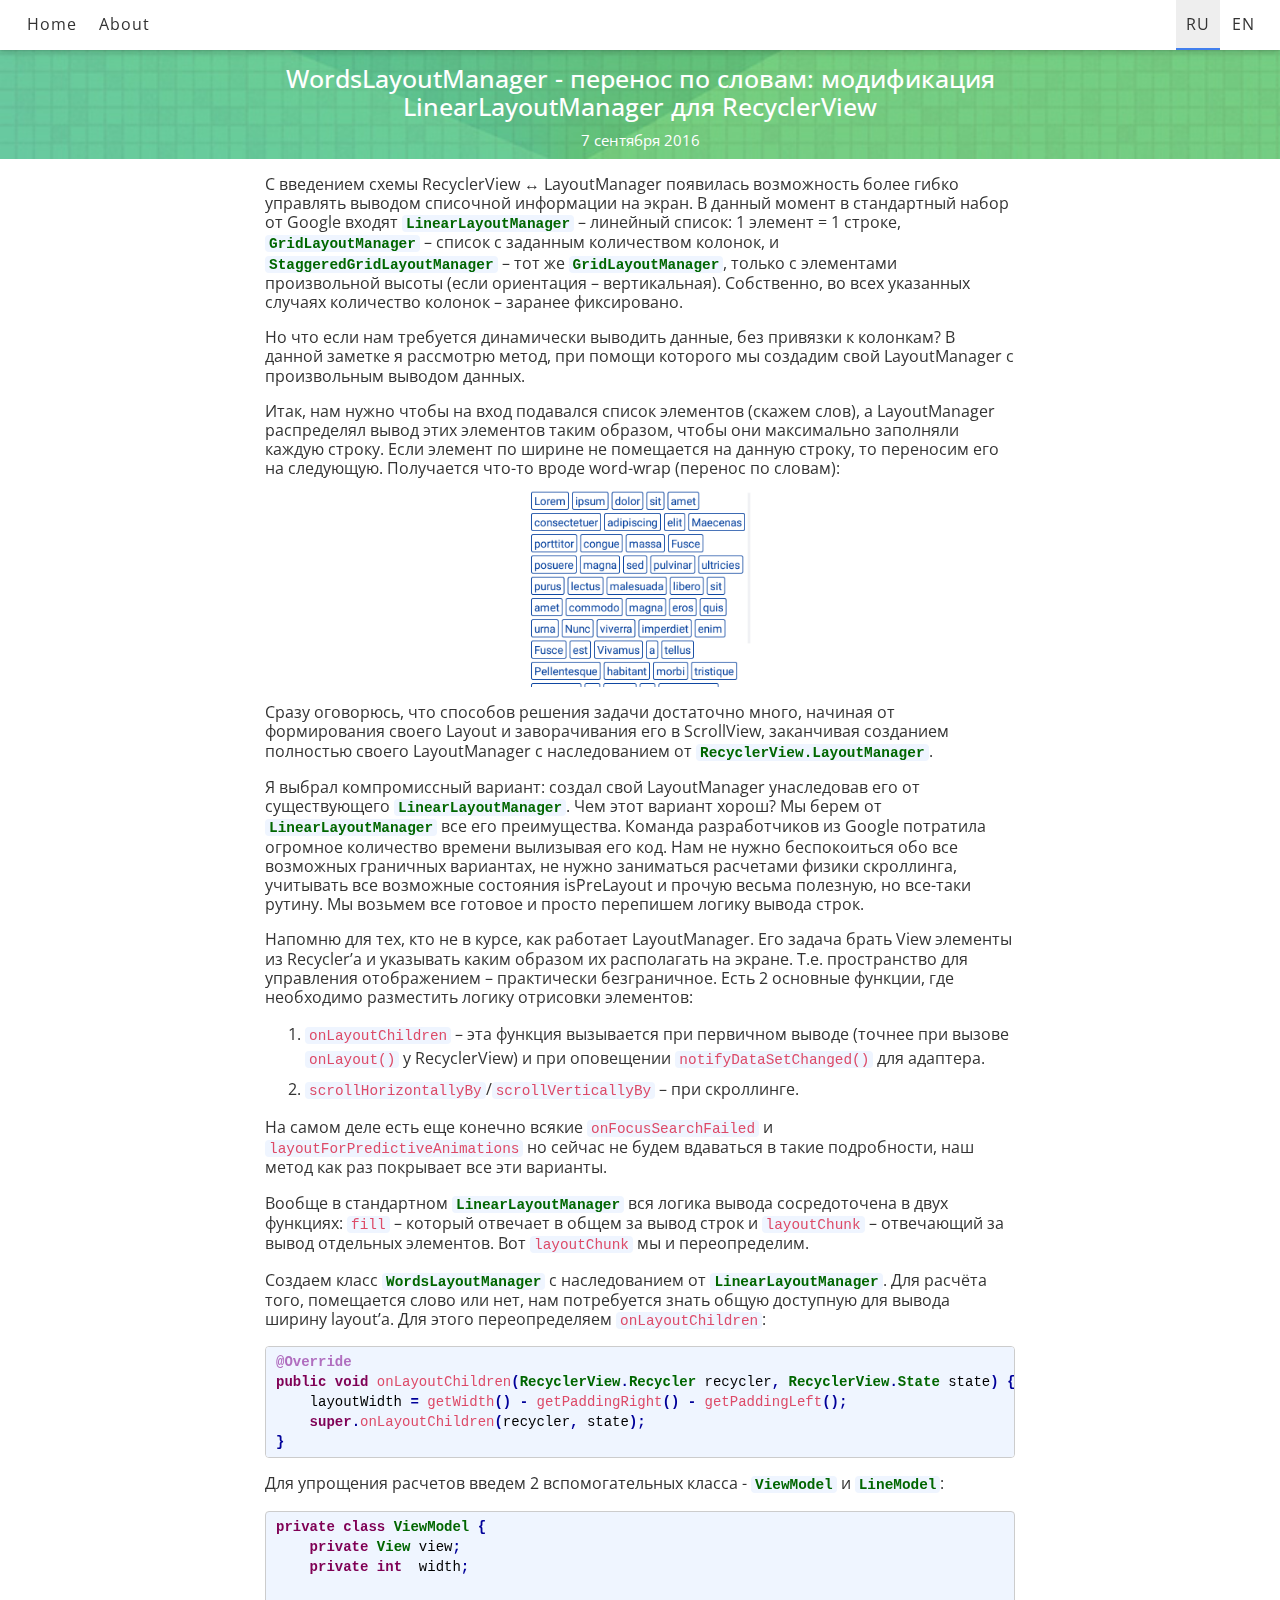
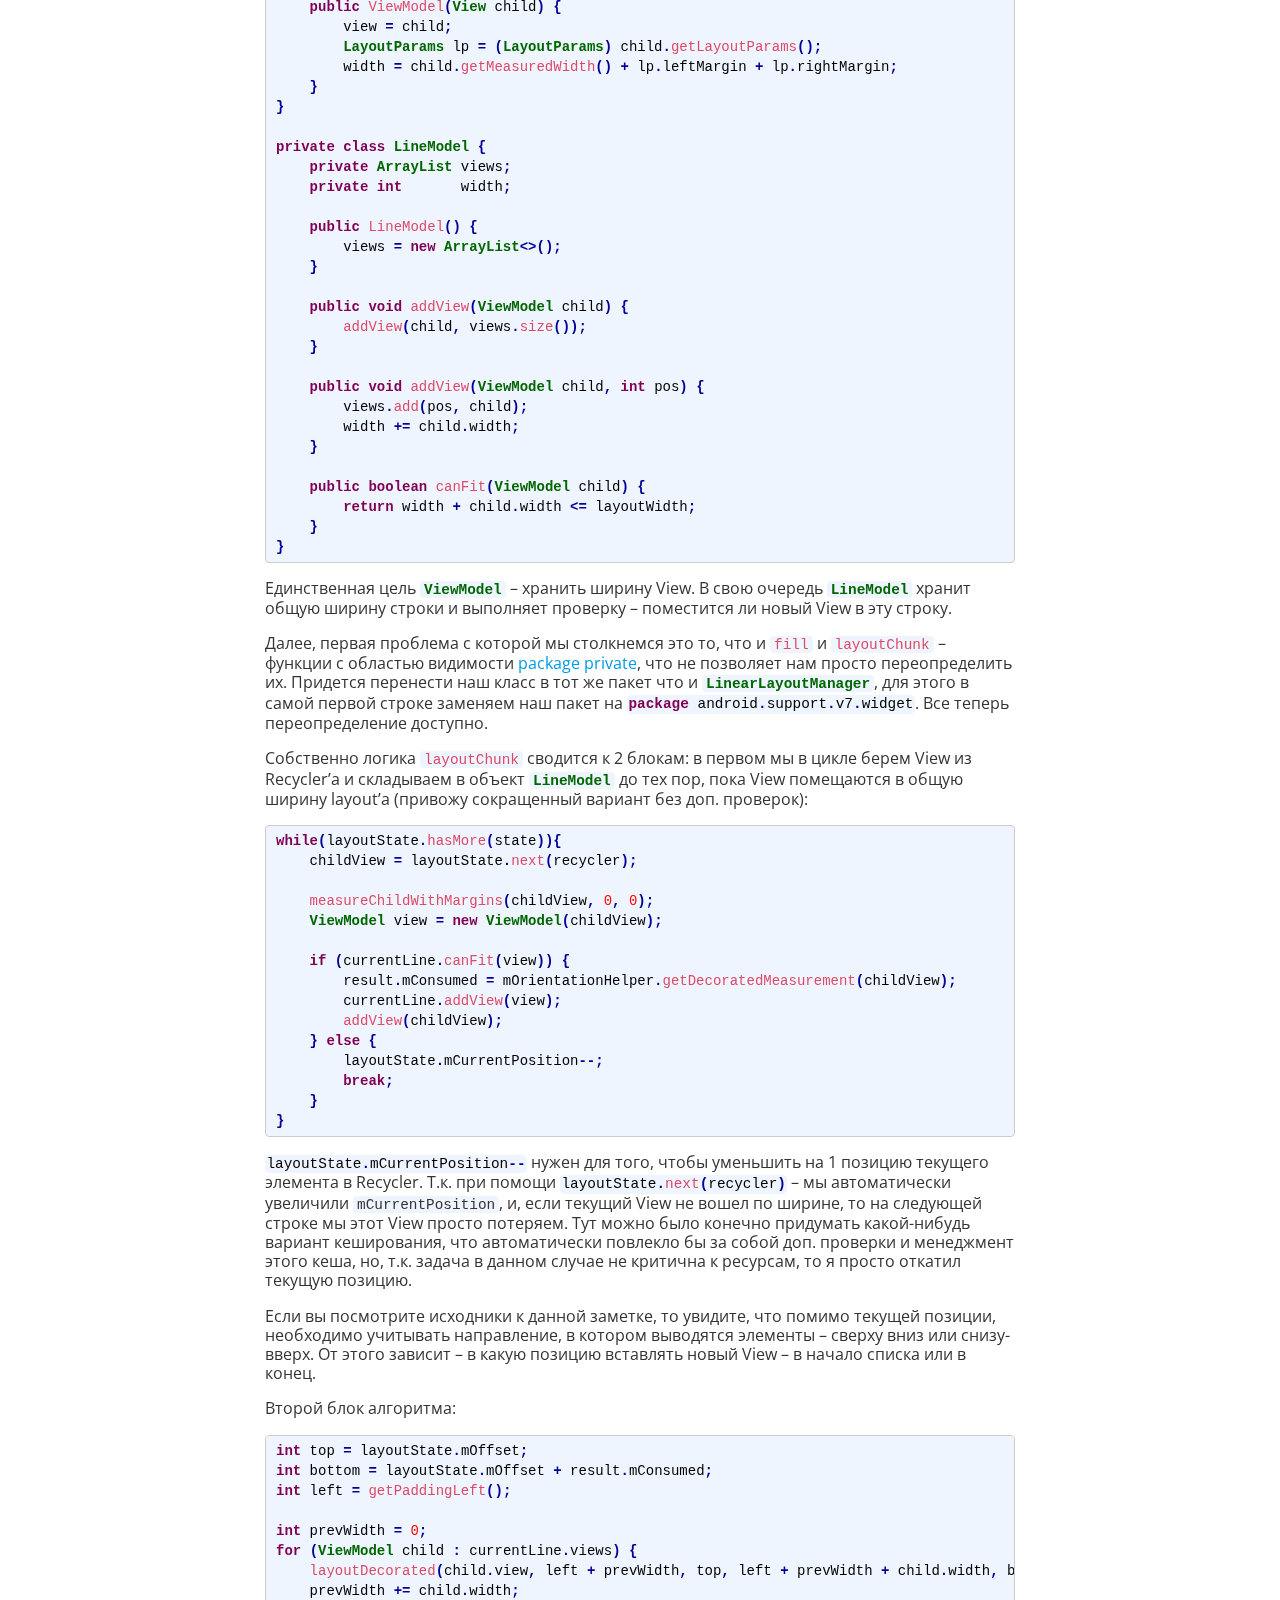
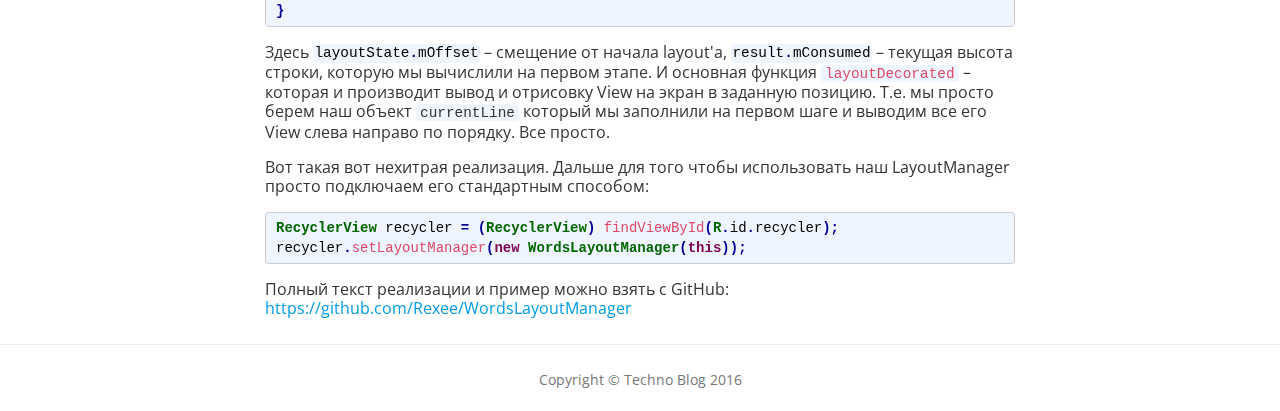
<file: post3.html>
<!DOCTYPE html>
<html lang="en">

<head>

    <meta charset="utf-8">
    <meta http-equiv="X-UA-Compatible" content="IE=edge">
    <meta name="viewport" content="width=device-width, initial-scale=1">
    <meta name="description" content="">
    <meta name="author" content="">

    <title>WordsLayoutManager - переноc по словам: модификация LinearLayoutManager для RecyclerView</title>

    <link rel="alternate" hreflang="ru" href="http://techb.info/post3.html" />
    <link rel="alternate" hreflang="en" href="http://techb.info/en/post3.html" />
    <link href="vendor/bootstrap/css/bootstrap.min.css" rel="stylesheet">
    <link href="css/tech-blog.min.css" rel="stylesheet">
    <link href="css/prism.min.css" rel="stylesheet" />
    <link href='http://fonts.googleapis.com/css?family=Open+Sans:300italic,400italic,600italic,700italic,800italic,400,300,600,700,800' rel='stylesheet' type='text/css'>

</head>

<body>

    <!-- Navigation -->
    <nav class="navbar navbar-default navbar-custom navbar-fixed-top">
        <div class="container-fluid">
            <!-- Collect the nav links, forms, and other content for toggling -->
            <div class="collapse navbar-collapse" id="bs-example-navbar-collapse-1">
                <ul class="nav navbar-nav">
                    <li>
                        <a href="index.html">Home</a>
                    </li>
                    <li>
                        <a href="about.html">About</a>
                    </li>
                </ul>
                <ul class="nav navbar-nav navbar-nav-right">
                    <li class="selected">
                        <a href="post3.html">RU</a>
                    </li>
                    <li>
                        <a href="en/post3.html">EN</a>
                    </li>
                </ul>

            </div>
            <!-- /.navbar-collapse -->
        </div>
        <!-- /.container -->
    </nav>

    <!-- Page Header -->
    <!-- Set your background image for this header on the line below. -->
    <header class="intro-header" >
        <div class="container">
            <div class="row">
                <div class="col-lg-8 col-lg-offset-2 col-md-10 col-md-offset-1">
                    <div class="page-heading">
                        <h1>WordsLayoutManager - переноc по словам: модификация LinearLayoutManager для RecyclerView</h1>
                        <span class="post-date">7 сентября 2016</span>
                    </div>
                </div>
            </div>
        </div>
    </header>

    <!-- Post Content -->
    <article>
        <div class="container">
            <div class="row">
                <div class="col-lg-8 col-lg-offset-2 col-md-10 col-md-offset-1 post-body">
                    <p>  С введением схемы RecyclerView &harr; LayoutManager появилась возможность более гибко управлять выводом
                      списочной информации на экран. В данный момент в стандартный набор от Google входят
                      <code class="class-name">LinearLayoutManager</code> – линейный список: 1 элемент = 1 строке, <code class="class-name">GridLayoutManager</code> – список с заданным
                      количеством колонок, и <code class="class-name">StaggeredGridLayoutManager</code> – тот же <code class="class-name">GridLayoutManager</code>, только с элементами
                      произвольной высоты (если ориентация – вертикальная). Собственно, во всех указанных случаях количество
                      колонок – заранее фиксировано.
                    </p>
                    <p>Но что если нам требуется динамически выводить данные, без привязки к колонкам? В данной заметке я рассмотрю метод,
                      при помощи которого мы создадим свой LayoutManager с произвольным выводом данных.
                    </p>
                    <p>Итак, нам нужно чтобы на вход подавался список элементов (скажем слов), а LayoutManager распределял вывод
                      этих элементов таким образом, чтобы они максимально заполняли каждую строку. Если элемент по ширине не
                      помещается на данную строку, то переносим его на следующую. Получается что-то вроде word-wrap (перенос по словам):
                    </p>
                    <a href="img/post3/img1.png">
                      <img class="img-responsive img-center" src="img/post3/img1.png" width = "250px" alt="WordsLayoutManager: переносом по словам" style = "margin-bottom: -5px" >
                    </a>
                    <p>
                      Сразу оговорюсь, что способов решения задачи достаточно много, начиная от формирования своего Layout и
                      заворачивания его в ScrollView, заканчивая созданием полностью своего LayoutManager с наследованием
                      от <code class="class-name">RecyclerView.LayoutManager</code>.
                    </p>
                    <p>
                      Я выбрал компромиссный вариант: создал свой LayoutManager унаследовав его от существующего <code class="class-name">LinearLayoutManager</code>.
                      Чем этот вариант хорош? Мы берем от <code class="class-name">LinearLayoutManager</code> все его преимущества. Команда разработчиков из Google
                      потратила огромное количество времени вылизывая его код. Нам не нужно беспокоиться обо все возможных граничных вариантах,
                      не нужно заниматься расчетами физики скроллинга, учитывать все возможные состояния isPreLayout и прочую весьма полезную,
                       но все-таки рутину. Мы возьмем все готовое и просто перепишем логику вывода строк.
                    </p>
                    <p>
                    Напомню для тех, кто не в курсе, как работает LayoutManager. Его задача брать View элементы из Recycler’а и указывать каким образом их располагать на экране. Т.е. пространство для управления отображением – практически безграничное. Есть 2 основные функции, где необходимо разместить логику отрисовки элементов:
                    </p>
                    <ol>
                      <li>
                        <code class="function">onLayoutChildren</code> – эта функция вызывается при первичном выводе (точнее при вызове <code class="function">onLayout()</code> у
                         RecyclerView) и при оповещении <code class="function">notifyDataSetChanged()</code> для адаптера.
                      </li>
                      <li>
                        <code class="function">scrollHorizontallyBy</code>/<code class="function">scrollVerticallyBy</code> – при скроллинге.
                      </li>
                    </ol>
                    <p>На самом деле есть еще конечно всякие <code class="function">onFocusSearchFailed</code> и <code class="function">layoutForPredictiveAnimations</code>
                       но сейчас не будем вдаваться в такие подробности, наш метод как раз покрывает все эти варианты.</p>
                    <p>
                      Вообще в стандартном <code class="class-name">LinearLayoutManager</code> вся логика вывода сосредоточена в двух
                       функциях: <code class="function">fill</code> – который отвечает в общем за вывод строк и
                       <code class="function">layoutChunk</code> – отвечающий за вывод отдельных элементов.
                       Вот <code class="function">layoutChunk</code> мы и переопределим.
                    </p>
                    <p>
                      Создаем класс <code class="class-name">WordsLayoutManager</code> с наследованием от
                       <code class="class-name">LinearLayoutManager</code>. Для расчёта того, помещается слово
                        или нет, нам потребуется знать общую доступную для вывода ширину layout’а. Для этого переопределяем
                        <code class="function">onLayoutChildren</code>:
                      <pre><code class="language-java">
                        @Override
                        public void onLayoutChildren(RecyclerView.Recycler recycler, RecyclerView.State state) {
                            layoutWidth = getWidth() - getPaddingRight() - getPaddingLeft();
                            super.onLayoutChildren(recycler, state);
                        }
                      </code></pre>
                    </p>
                  <p>
                    Для упрощения расчетов введем 2 вспомогательных класса - <code class="class-name">ViewModel</code> и <code class="class-name">LineModel</code>:
                    <pre><code class="language-java">
                      private class ViewModel {
                          private View view;
                          private int  width;

                          public ViewModel(View child) {
                              view = child;
                              LayoutParams lp = (LayoutParams) child.getLayoutParams();
                              width = child.getMeasuredWidth() + lp.leftMargin + lp.rightMargin;
                          }
                      }

                      private class LineModel {
                          private ArrayList<ViewModel> views;
                          private int       width;

                          public LineModel() {
                              views = new ArrayList<>();
                          }

                          public void addView(ViewModel child) {
                              addView(child, views.size());
                          }

                          public void addView(ViewModel child, int pos) {
                              views.add(pos, child);
                              width += child.width;
                          }

                          public boolean canFit(ViewModel child) {
                              return width + child.width <= layoutWidth;
                          }
                      }
                  </code></pre>
                  </p>
                  <p>
                    Единственная цель <code class="class-name">ViewModel</code> – хранить ширину View.
                    В свою очередь <code class="class-name">LineModel</code> хранит общую ширину строки и выполняет проверку –
                    поместится ли новый View в эту строку.
                  </p>
                  <p>
                    Далее, первая проблема с которой мы столкнемся это то, что и <code class="function">fill</code> и
                    <code class="function">layoutChunk</code> – функции с областью видимости
                    <a href="https://docs.oracle.com/javase/tutorial/java/javaOO/accesscontrol.html">package private</a>,
                    что не позволяет нам просто переопределить их. Придется перенести наш класс в тот же пакет
                    что и <code class="class-name">LinearLayoutManager</code>, для этого в самой первой строке
                    заменяем наш пакет на <code class="language-java">package android.support.v7.widget</code>.
                    Все теперь переопределение доступно.
                  </p>
                  <p>
                    Собственно логика <code class="function">layoutChunk</code> сводится к 2 блокам: в первом мы в
                    цикле берем View из Recycler’а и складываем в объект <code class="class-name">LineModel</code> до
                    тех пор, пока View помещаются в общую ширину layout’а (привожу сокращенный вариант без доп. проверок):
                    <pre><code class="language-java">
                      while(layoutState.hasMore(state)){
                          childView = layoutState.next(recycler);

                          measureChildWithMargins(childView, 0, 0);
                          ViewModel view = new ViewModel(childView);

                          if (currentLine.canFit(view)) {
                              result.mConsumed = mOrientationHelper.getDecoratedMeasurement(childView);
                              currentLine.addView(view);
                              addView(childView);
                          } else {
                              layoutState.mCurrentPosition--;
                              break;
                          }
                      }
                    </code></pre>
                  </p>
                  <p>
                    <code class="language-java">layoutState.mCurrentPosition--</code> нужен для того, чтобы уменьшить
                    на 1 позицию текущего элемента в Recycler. Т.к. при помощи <code class="language-java">layoutState.next(recycler)</code> –
                    мы автоматически увеличили <code class="code">mCurrentPosition</code>, и, если текущий View не вошел по ширине, то на
                    следующей строке мы этот View просто потеряем. Тут можно было конечно придумать какой-нибудь
                    вариант кеширования, что автоматически повлекло бы за собой доп. проверки и менеджмент этого кеша,
                    но, т.к. задача в данном случае не критична к ресурсам, то я просто откатил текущую позицию.
                  </p>
                  <p>
                    Если вы посмотрите исходники к данной заметке, то увидите, что помимо текущей позиции, необходимо учитывать
                    направление, в котором выводятся элементы – сверху вниз или снизу-вверх. От этого зависит –
                    в какую позицию вставлять новый View – в начало списка или в конец.
                  </p>
                  <p>
                    Второй блок алгоритма:
                    <pre><code class="language-java">
                      int top = layoutState.mOffset;
                      int bottom = layoutState.mOffset + result.mConsumed;
                      int left = getPaddingLeft();

                      int prevWidth = 0;
                      for (ViewModel child : currentLine.views) {
                          layoutDecorated(child.view, left + prevWidth, top, left + prevWidth + child.width, bottom);
                          prevWidth += child.width;
                      }
                    </code></pre>
                  </p>
                  <p>
                    Здесь <code class="language-java">layoutState.mOffset</code> – смещение от начала layout'а,
                    <code class="language-java">result.mConsumed</code> – текущая высота строки, которую мы вычислили
                     на первом этапе. И основная функция <code class="function">layoutDecorated</code> – которая и производит вывод и отрисовку
                      View на экран в заданную позицию. Т.е. мы просто берем наш объект <code class="code">currentLine</code>
                      который мы заполнили на первом шаге и выводим все его View слева направо по порядку. Все просто.
                  </p>
                  <p>
                    Вот такая вот нехитрая реализация. Дальше для того чтобы использовать наш LayoutManager просто подключаем его стандартным способом:
                    <pre><code class="language-java">
                      RecyclerView recycler = (RecyclerView) findViewById(R.id.recycler);
                      recycler.setLayoutManager(new WordsLayoutManager(this));
                    </code></pre>
                  </p>
                  <p>
                    Полный текст реализации и пример можно взять с GitHub: <a href="https://github.com/Rexee/WordsLayoutManager">https://github.com/Rexee/WordsLayoutManager</a>
                  </p>
                </div>
            </div>
        </div>
    </article>

    <!-- Footer -->
    <footer>
        <hr>
        <div class="container">
            <div class="row">
                <div class="col-lg-8 col-lg-offset-2 col-md-10 col-md-offset-1">
                   <p class="copyright text-muted">Copyright &copy; Techno Blog 2016</p>
                </div>
            </div>
        </div>
    </footer>

    <!-- JS/CSS -->
    <!-- Yandex.Metrika counter --> <script type="text/javascript"> (function (d, w, c) { (w[c] = w[c] || []).push(function() { try { w.yaCounter39282455 = new Ya.Metrika({ id:39282455, clickmap:true, trackLinks:true, accurateTrackBounce:true, webvisor:true }); } catch(e) { } }); var n = d.getElementsByTagName("script")[0], s = d.createElement("script"), f = function () { n.parentNode.insertBefore(s, n); }; s.type = "text/javascript"; s.async = true; s.src = "https://mc.yandex.ru/metrika/watch.js"; if (w.opera == "[object Opera]") { d.addEventListener("DOMContentLoaded", f, false); } else { f(); } })(document, window, "yandex_metrika_callbacks"); </script> <noscript><div><img src="https://mc.yandex.ru/watch/39282455" style="position:absolute; left:-9999px;" alt="" /></div></noscript> <!-- /Yandex.Metrika counter -->
    <script>
      (function(i,s,o,g,r,a,m){i['GoogleAnalyticsObject']=r;i[r]=i[r]||function(){
      (i[r].q=i[r].q||[]).push(arguments)},i[r].l=1*new Date();a=s.createElement(o),
      m=s.getElementsByTagName(o)[0];a.async=1;a.src=g;m.parentNode.insertBefore(a,m)
      })(window,document,'script','https://www.google-analytics.com/analytics.js','ga');
      ga('create', 'UA-84320298-1', 'auto');
      ga('send', 'pageview');
    </script>

    <!-- HTML5 Shim and Respond.js IE8 support of HTML5 elements and media queries -->
    <!-- WARNING: Respond.js doesn't work if you view the page via file:// -->
    <!--[if lt IE 9]>
        <script src="https://oss.maxcdn.com/libs/html5shiv/3.7.0/html5shiv.js"></script>
        <script src="https://oss.maxcdn.com/libs/respond.js/1.4.2/respond.min.js"></script>
    <![endif]-->

    <script src="vendor/jquery/jquery.min.js"></script>
    <script src="js/prism.js"></script>
    <script src="vendor/bootstrap/js/bootstrap.min.js"></script>
    <script src="js/tech-blog.min.js"></script>

</body>

</html>
</file>
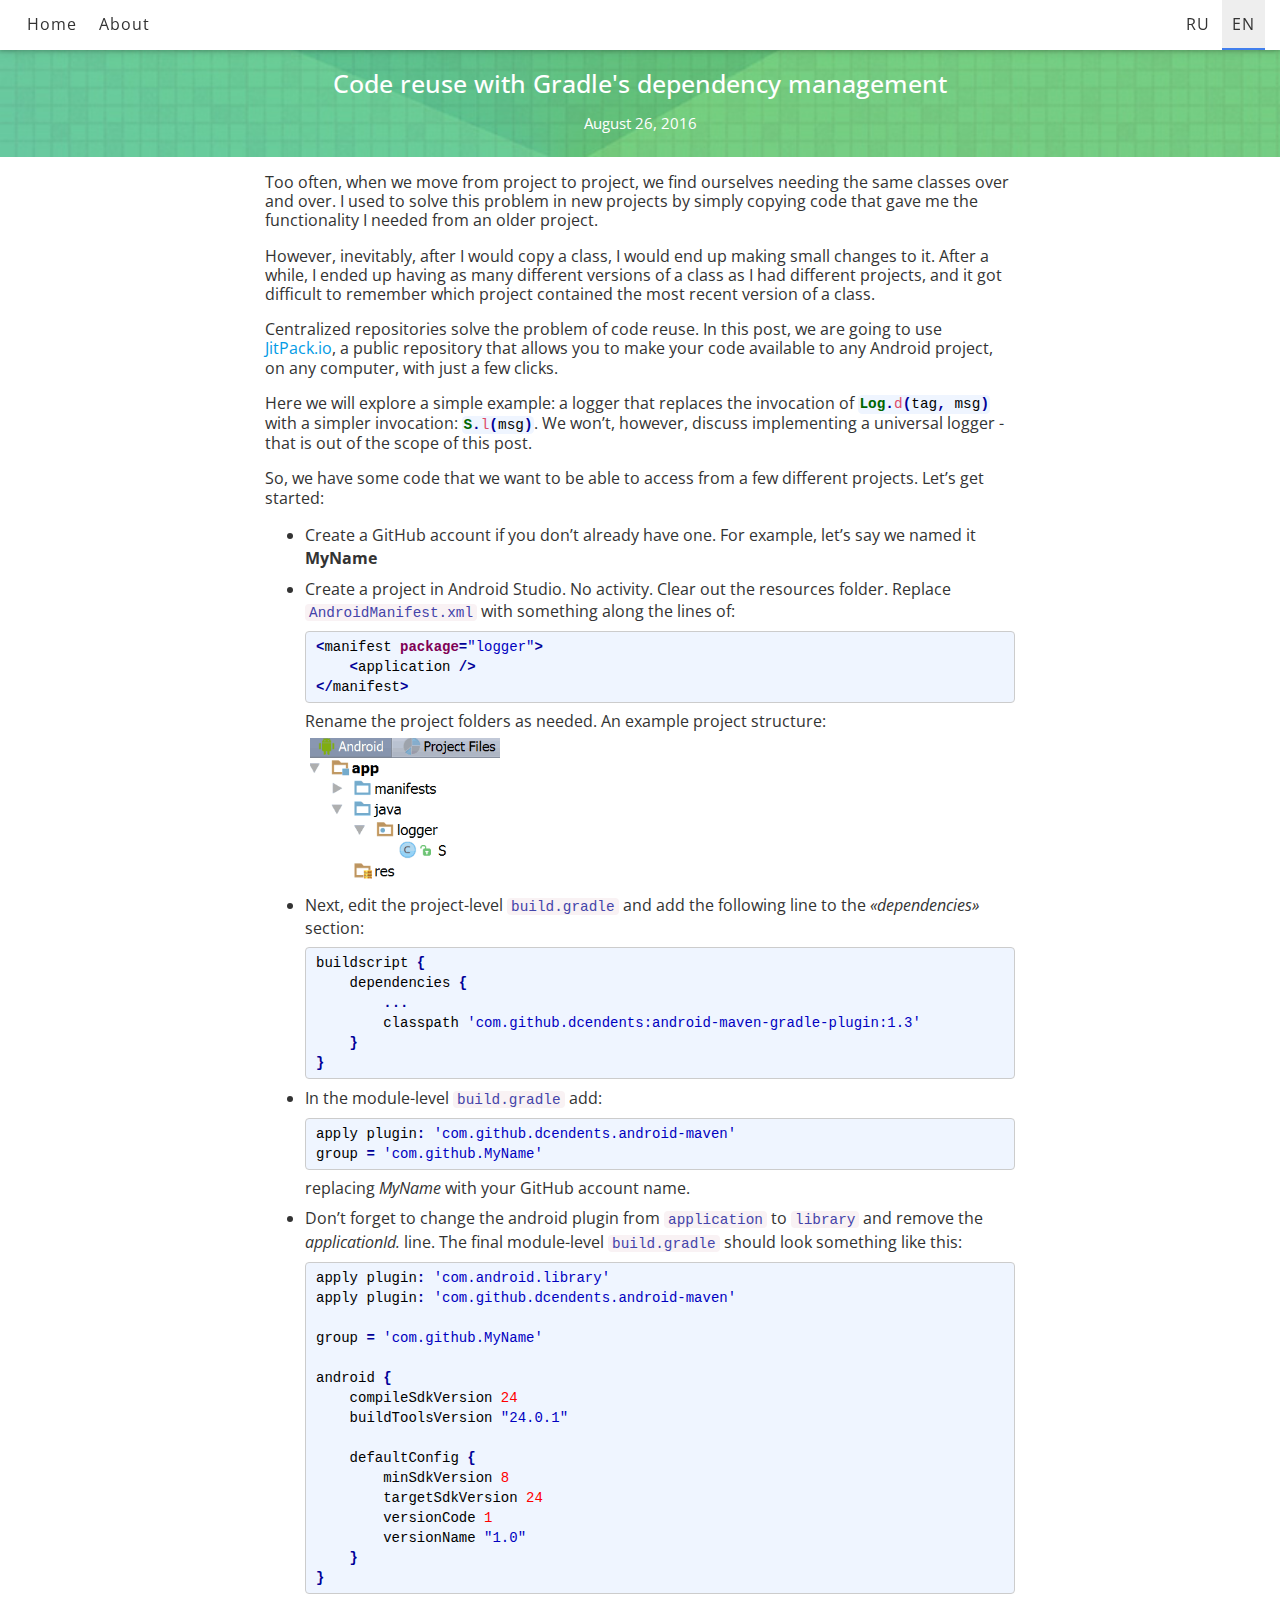
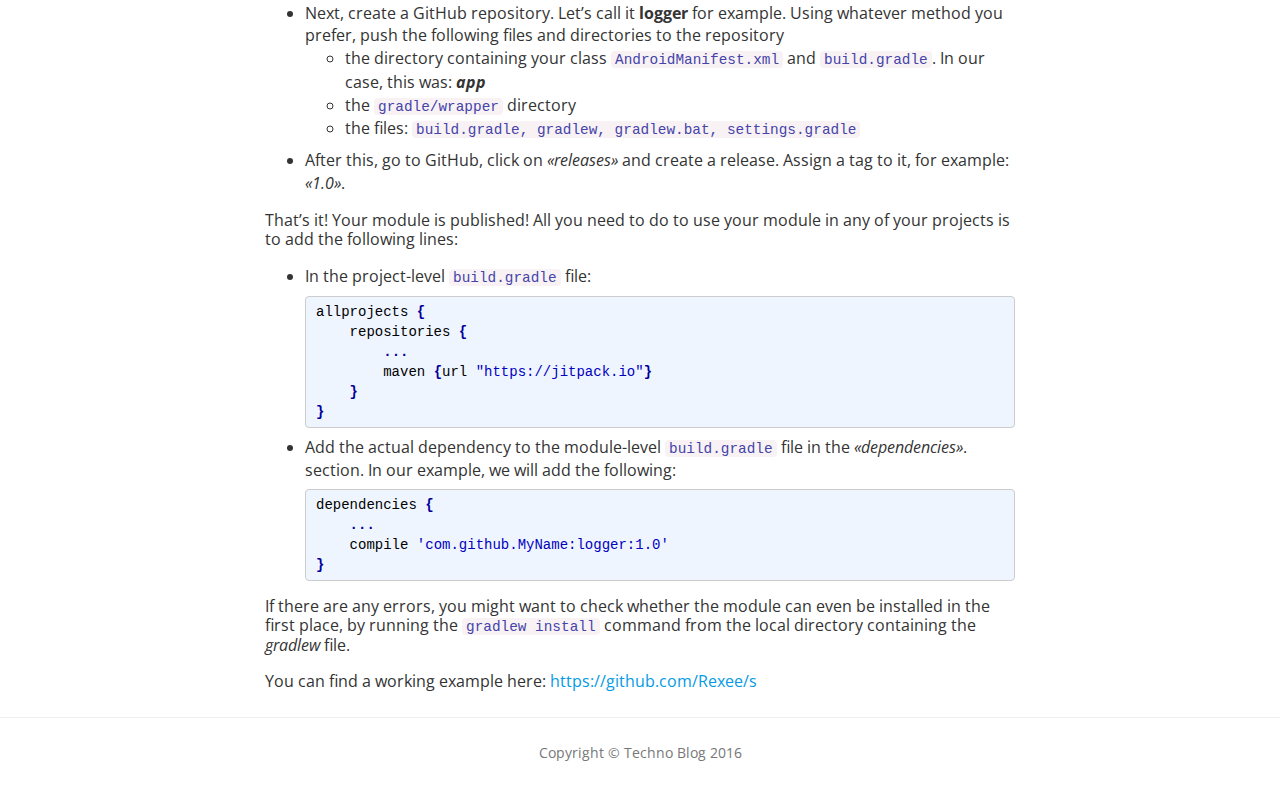
<file: en/post1.html>
<!DOCTYPE html>
<html lang="en">

<head>

    <meta charset="utf-8">
    <meta http-equiv="X-UA-Compatible" content="IE=edge">
    <meta name="viewport" content="width=device-width, initial-scale=1">
    <meta name="description" content="">
    <meta name="author" content="">

    <title>Code reuse with Gradle's dependency management</title>

    <link rel="alternate" hreflang="ru" href="http://techb.info/post1.html" />
    <link rel="alternate" hreflang="en" href="http://techb.info/en/post1.html" />
    <link href="../vendor/bootstrap/css/bootstrap.min.css" rel="stylesheet">
    <link href="../css/tech-blog.min.css" rel="stylesheet">
    <link href="../css/prism.min.css" rel="stylesheet" />
    <link href='http://fonts.googleapis.com/css?family=Open+Sans:300italic,400italic,600italic,700italic,800italic,400,300,600,700,800' rel='stylesheet' type='text/css'>

</head>

<body>

    <!-- Navigation -->
    <nav class="navbar navbar-default navbar-custom navbar-fixed-top">
        <div class="container-fluid">
            <!-- Collect the nav links, forms, and other content for toggling -->
            <div class="collapse navbar-collapse" id="bs-example-navbar-collapse-1">
                <ul class="nav navbar-nav">
                    <li>
                        <a href="index.html">Home</a>
                    </li>
                    <li>
                        <a href="about.html">About</a>
                    </li>
                </ul>

                <ul class="nav navbar-nav navbar-nav-right">
                    <li>
                        <a href="../post1.html">RU</a>
                    </li>
                    <li class="selected">
                        <a href="post1.html">EN</a>
                    </li>
                </ul>
            </div>
            <!-- /.navbar-collapse -->
        </div>
        <!-- /.container -->
    </nav>

    <!-- Page Header -->
    <!-- Set your background image for this header on the line below. -->
    <header class="intro-header">
        <div class="container">
            <div class="row">
                <div class="col-lg-8 col-lg-offset-2 col-md-10 col-md-offset-1">
                    <div class="page-heading">
                        <h1 class="h1-short">Code reuse with Gradle's dependency management</h1>
                        <div class="post-date-short">August 26, 2016</div>
                    </div>
                </div>
            </div>
        </div>
    </header>

    <!-- Post Content -->
    <article>
        <div class="container">
            <div class="row">
                <div class="col-lg-8 col-lg-offset-2 col-md-10 col-md-offset-1 post-body">
                    <p>Too often, when we move from project to project, we find ourselves needing the same classes over and over. I used to solve this problem in new projects by simply copying code that gave me the functionality I needed from an older project.</p>
                    <p>However, inevitably, after I would copy a class, I would end up making small changes to it. After a while, I ended up having as many different versions of a class as I had different projects, and it got difficult to remember which project contained the most recent version of a class.</p>
                    <p>Centralized repositories solve the problem of code reuse. In this post, we are going to use <a href="https://JitPack.io">JitPack.io</a>, a public repository that allows you to make your code available to any Android project, on any computer, with just a few clicks.</p>
                    <p>Here we will explore a simple example: a logger that replaces the invocation of
                      <code class="language-java">Log.d(tag, msg)</code> with a simpler invocation: <code class="language-java">S.l(msg)</code>.
                      We won’t, however, discuss implementing a universal logger - that is out of the scope of this post.</p>
                    <p>So, we have some code that we want to be able to access from a few different projects. Let’s get started:
                    <ul>
                    <li>Create a GitHub account if you don’t already have one. For example, let’s say we named it <b>MyName</b></li>
                    <li>Create a project in Android Studio. No activity. Clear out the resources folder. Replace <code>AndroidManifest.xml</code> with something along the lines of:
                    <pre><code class="language-java">
                    &lt;manifest package="logger"&gt;
                        &lt;application /&gt;
                    &lt;/manifest&gt;</code></pre>
                    Rename the project folders as needed. An example project structure:
                    <img class="img-responsive" src="../img/post1/img1.png" width = "200px" alt="Android project structure"></li>
                    <li>Next, edit the project-level <code>build.gradle</code> and add the following line to the <i>«dependencies»</i> section:
                    <pre><code class="language-java">buildscript {
    dependencies {
        ...
        classpath 'com.github.dcendents:android-maven-gradle-plugin:1.3'
    }
}</code></pre></li>
                    <li>In the module-level <code>build.gradle</code> add:
                    <pre><code class="language-java">apply plugin: 'com.github.dcendents.android-maven'
group = 'com.github.MyName'</code></pre>
replacing <i>MyName</i> with your GitHub account name.
</li>
                    <li>Don’t forget to change the android plugin from <code>application</code> to <code>library</code> and remove the
                    <i>applicationId.</i> line. The final module-level <code>build.gradle</code> should look something like this:
                    <pre><code class="language-java">apply plugin: 'com.android.library'
apply plugin: 'com.github.dcendents.android-maven'

group = 'com.github.MyName'

android {
    compileSdkVersion 24
    buildToolsVersion "24.0.1"

    defaultConfig {
        minSdkVersion 8
        targetSdkVersion 24
        versionCode 1
        versionName "1.0"
    }
}
</code></pre></li>
                      <li>Next, create a GitHub repository. Let’s call it <b>logger</b> for example. Using whatever method you prefer, push the following files and directories to the repository
                          <ul>
                             <li> the directory containing your class <code>AndroidManifest.xml</code> and <code>build.gradle</code>. In our case, this was: <b><i>app</i></b></li>
                             <li> the <code>gradle/wrapper</code> directory</li>
                             <li> the files: <code>build.gradle, gradlew, gradlew.bat, settings.gradle</code></li>
                          </ul>
                      </li>
                      <li>After this, go to GitHub, click on <i>«releases»</i> and create a release. Assign a tag to it, for example: <i>«1.0»</i>.</li>
                    </ul>
                    </p>
                    <p>That’s it! Your module is published! All you need to do to use your module in any of your projects is to add the following lines:<ul>
                    <li>In the project-level <code>build.gradle</code> file:<pre><code class="language-java">
                    allprojects {
    repositories {
        ...
        maven {url "https://jitpack.io"}
    }
}
</code></pre></li>
                    <li>Add the actual dependency to the module-level <code>build.gradle</code> file in the <i>«dependencies»</i>.
                    section. In our example, we will add the following:
                    <pre><code class="language-java">dependencies {
    ...
    compile 'com.github.MyName:logger:1.0'
}</code></pre></li>
                    </ul>
                    <p>If there are any errors, you might want to check whether the module can even be installed in the first place, by running the <code>gradlew install</code> command from the local directory containing the <i>gradlew</i> file.</p>
                    <p>You can find a working example here: <a href="https://github.com/Rexee/s">https://github.com/Rexee/s</a></p>
                </div>
            </div>
        </div>
    </article>

    <!-- Footer -->
    <footer>
        <hr>
        <div class="container">
            <div class="row">
                <div class="col-lg-8 col-lg-offset-2 col-md-10 col-md-offset-1">
                   <p class="copyright text-muted">Copyright &copy; Techno Blog 2016</p>
                </div>
            </div>
        </div>
    </footer>

    <!-- JS/CSS -->
    <!-- Yandex.Metrika counter --> <script type="text/javascript"> (function (d, w, c) { (w[c] = w[c] || []).push(function() { try { w.yaCounter39282455 = new Ya.Metrika({ id:39282455, clickmap:true, trackLinks:true, accurateTrackBounce:true, webvisor:true }); } catch(e) { } }); var n = d.getElementsByTagName("script")[0], s = d.createElement("script"), f = function () { n.parentNode.insertBefore(s, n); }; s.type = "text/javascript"; s.async = true; s.src = "https://mc.yandex.ru/metrika/watch.js"; if (w.opera == "[object Opera]") { d.addEventListener("DOMContentLoaded", f, false); } else { f(); } })(document, window, "yandex_metrika_callbacks"); </script> <noscript><div><img src="https://mc.yandex.ru/watch/39282455" style="position:absolute; left:-9999px;" alt="" /></div></noscript> <!-- /Yandex.Metrika counter -->
    <script>
      (function(i,s,o,g,r,a,m){i['GoogleAnalyticsObject']=r;i[r]=i[r]||function(){
      (i[r].q=i[r].q||[]).push(arguments)},i[r].l=1*new Date();a=s.createElement(o),
      m=s.getElementsByTagName(o)[0];a.async=1;a.src=g;m.parentNode.insertBefore(a,m)
      })(window,document,'script','https://www.google-analytics.com/analytics.js','ga');
      ga('create', 'UA-84320298-1', 'auto');
      ga('send', 'pageview');
    </script>

    <!-- HTML5 Shim and Respond.js IE8 support of HTML5 elements and media queries -->
    <!-- WARNING: Respond.js doesn't work if you view the page via file:// -->
    <!--[if lt IE 9]>
        <script src="https://oss.maxcdn.com/libs/html5shiv/3.7.0/html5shiv.js"></script>
        <script src="https://oss.maxcdn.com/libs/respond.js/1.4.2/respond.min.js"></script>
    <![endif]-->

    <script src="../vendor/jquery/jquery.min.js"></script>
    <script src="../js/prism.js"></script>
    <script src="../vendor/bootstrap/js/bootstrap.min.js"></script>
    <script src="../js/tech-blog.min.js"></script>

</body>

</html>
</file>
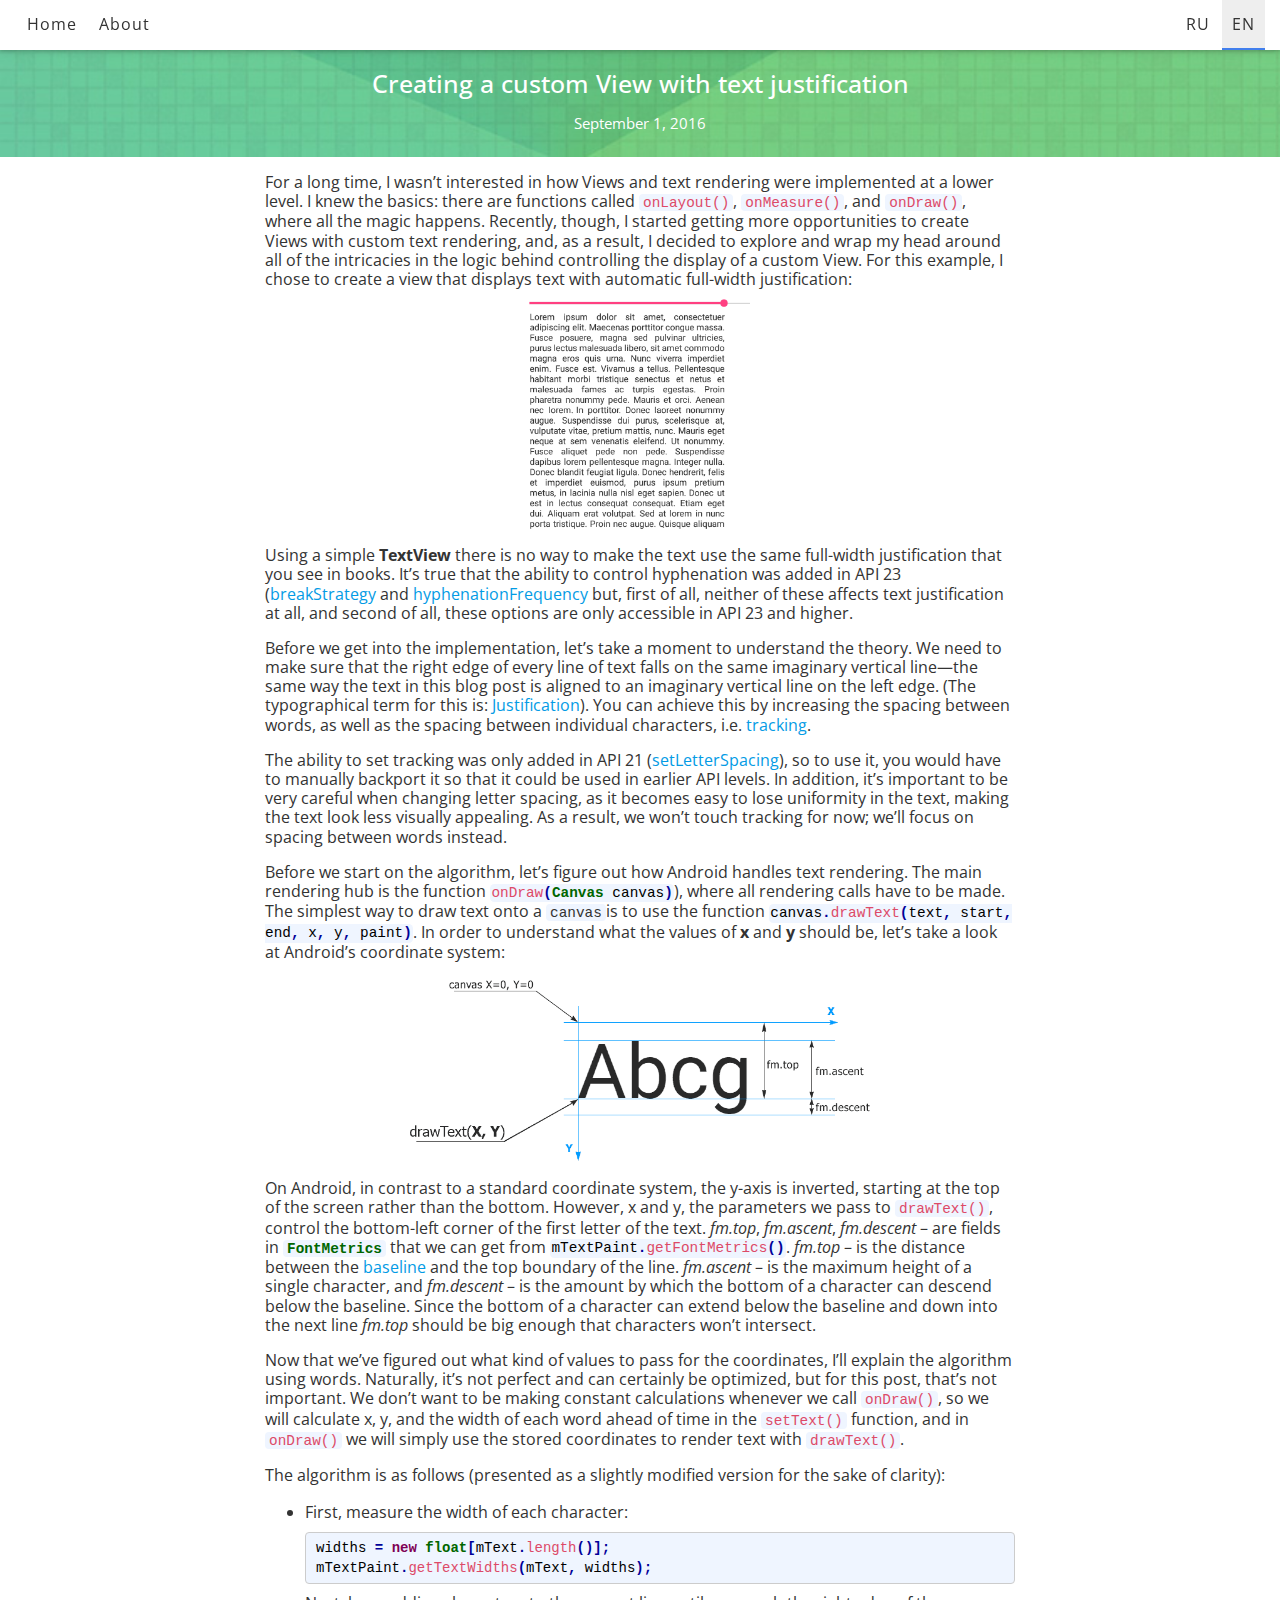
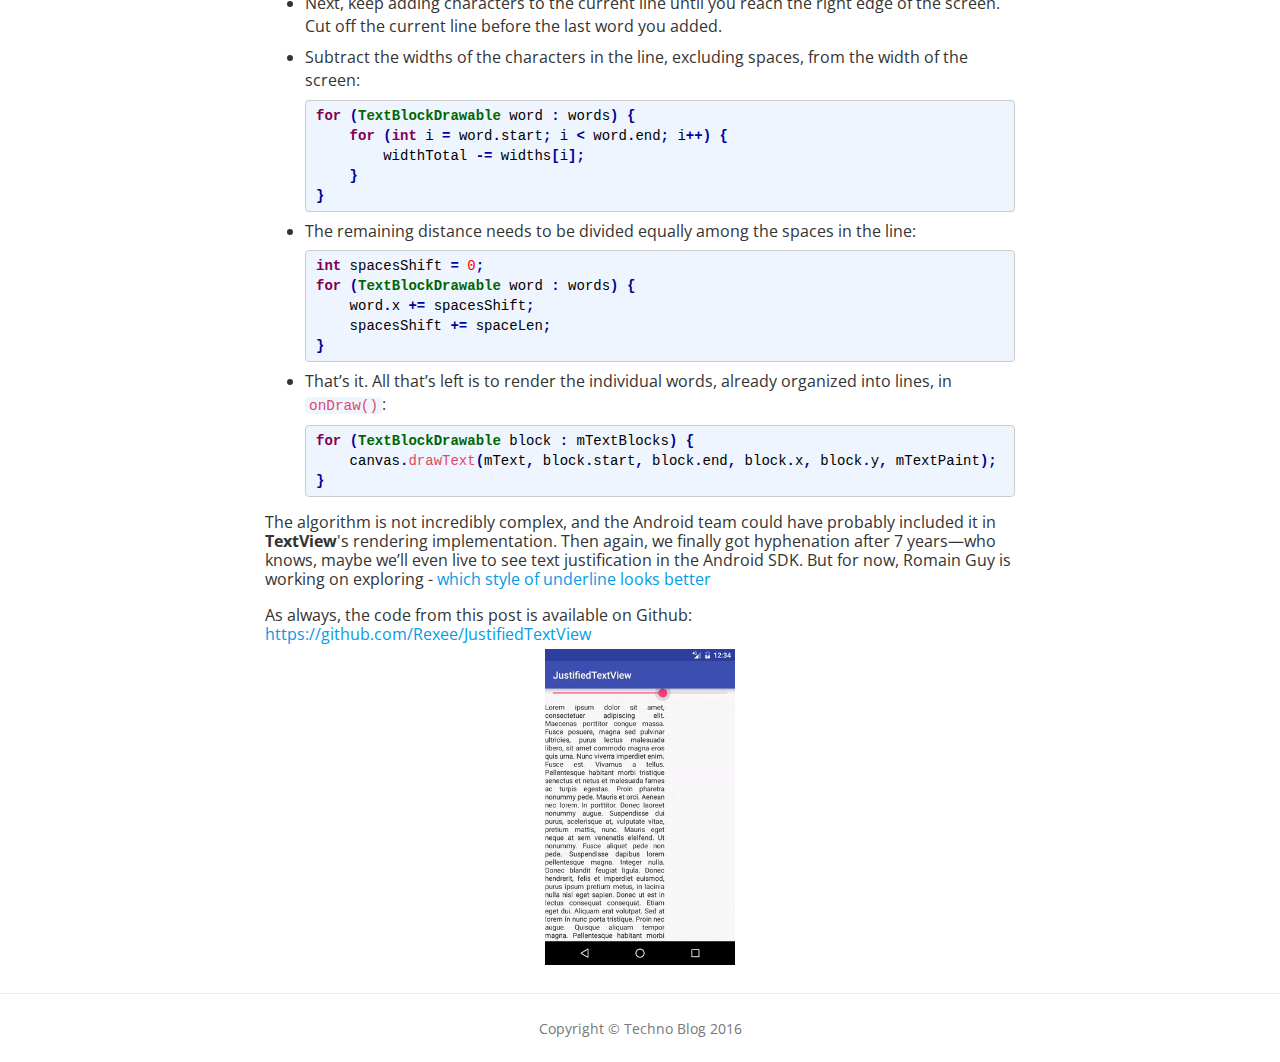
<file: en/post2.html>
<!DOCTYPE html>
<html lang="en">

<head>

    <meta charset="utf-8">
    <meta http-equiv="X-UA-Compatible" content="IE=edge">
    <meta name="viewport" content="width=device-width, initial-scale=1">
    <meta name="description" content="">
    <meta name="author" content="">

    <title>Creating a custom View with text justification</title>

    <link rel="alternate" hreflang="ru" href="http://techb.info/post2.html" />
    <link rel="alternate" hreflang="en" href="http://techb.info/en/post2.html" />
    <link href="../vendor/bootstrap/css/bootstrap.min.css" rel="stylesheet">
    <link href="../css/tech-blog.min.css" rel="stylesheet">
    <link href="../css/prism.min.css" rel="stylesheet" />
    <link href='http://fonts.googleapis.com/css?family=Open+Sans:300italic,400italic,600italic,700italic,800italic,400,300,600,700,800' rel='stylesheet' type='text/css'>

</head>

<body>

    <!-- Navigation -->
    <nav class="navbar navbar-default navbar-custom navbar-fixed-top">
        <div class="container-fluid">
            <!-- Collect the nav links, forms, and other content for toggling -->
            <div class="collapse navbar-collapse" id="bs-example-navbar-collapse-1">
                <ul class="nav navbar-nav">
                    <li>
                        <a href="index.html">Home</a>
                    </li>
                    <li>
                        <a href="about.html">About</a>
                    </li>
                </ul>

                <ul class="nav navbar-nav navbar-nav-right">
                    <li>
                        <a href="../post2.html">RU</a>
                    </li>
                    <li class="selected">
                        <a href="post2.html">EN</a>
                    </li>
                </ul>
            </div>
            <!-- /.navbar-collapse -->
        </div>
        <!-- /.container -->
    </nav>

    <!-- Page Header -->
    <!-- Set your background image for this header on the line below. -->
    <header class="intro-header" >
        <div class="container">
            <div class="row">
                <div class="col-lg-8 col-lg-offset-2 col-md-10 col-md-offset-1">
                    <div class="page-heading">
                        <h1 class="h1-short">Creating a custom View with text justification</h1>
                        <div class="post-date-short">September 1, 2016</div>
                    </div>
                </div>
            </div>
        </div>
    </header>

    <!-- Post Content -->
    <article>
        <div class="container">
            <div class="row">
                <div class="col-lg-8 col-lg-offset-2 col-md-10 col-md-offset-1 post-body">
                  <p>For a long time, I wasn’t interested in how Views and text rendering were implemented at a
                    lower level. I knew the basics: there are functions called <code class="function">onLayout()</code>, <code class="function">onMeasure()</code>,
                    and <code class="function">onDraw()</code>, where all the magic happens. Recently, though, I started
                    getting more opportunities to create Views
                    with custom text rendering, and, as a result, I decided to explore and wrap my head around all of
                    the intricacies in the logic behind controlling the display of a custom View. For this example,
                    I chose to create a view that displays text with automatic full-width justification:
                    </p>
                    <a href="../img/post2/img1.png">
                      <img class="img-responsive img-center" src="../img/post2/img1.png" width = "250px" alt="View with text justification" style = "margin-bottom: -5px" >
                    </a>
                    <p>Using a simple <b>TextView</b> there is no way to make the text use the same full-width justification that you see in books. It’s true that the ability to control hyphenation was added in API 23
                      (<a href="https://developer.android.com/reference/android/widget/TextView.html#attr_android:breakStrategy">breakStrategy</a>
                      and <a href="https://developer.android.com/reference/android/widget/TextView.html#attr_android:hyphenationFrequency">hyphenationFrequency</a>
                      but, first of all, neither of these affects text justification at all, and second of all, these options are only accessible in API 23 and higher.
                    </p>
                    <p>Before we get into the implementation, let’s take a moment to understand the theory. We need to make sure that the right
                      edge of every line of text falls on the same imaginary vertical line—the same way the text in this blog post is aligned to
                      an imaginary vertical line on the left edge. (The typographical term for this is:
                      <a href="https://en.wikipedia.org/wiki/Typographic_alignment#Justified">Justification</a>).
                      You can achieve this by increasing the spacing between words, as well as the spacing between individual characters, i.e.
                      <a href="https://en.wikipedia.org/wiki/Letter-spacing">tracking</a>.
                    </p>
                    <p>
                      The ability to set tracking was only added in API 21 (<a href="https://developer.android.com/reference/android/widget/TextView.html#attr_android:letterSpacing">setLetterSpacing</a>),
                       so to use it, you would have to manually backport it so that it could be used in earlier API levels. In addition, it’s important to be very careful when changing letter spacing, as it becomes easy to lose uniformity in the text, making the text look less visually appealing. As a result, we won’t touch tracking for now; we’ll focus on spacing between words instead.
                    </p>
                    <p>
                      Before we start on the algorithm, let’s figure out how Android handles text rendering. The main rendering hub is the function
                      <code class="language-java">onDraw(Canvas canvas)</code>), where all rendering calls have to be made. The simplest way to draw
                      text onto a  <code class="code">canvas</code>is to use the function
                      <code class="language-java">canvas.drawText(text, start, end, x, y, paint)</code>.
                      In order to understand what the values of <b>x</b> and <b>y</b> should be, let’s take a look at Android’s coordinate system:
                    </p>
                    <a href="../img/post2/img2.png">
                      <img class="img-responsive img-center" src="../img/post2/img2.png" width = "500px" alt="Android canvas: coordinate system">
                    </a>
                    <p>
                      On Android, in contrast to a standard coordinate system, the y-axis is inverted, starting at the top of the screen
                      rather than the bottom. However, x and y, the parameters we pass to <code class="function">drawText()</code>,
                      control the bottom-left corner of the first letter of the text.
                      <i>fm.top</i>, <i>fm.ascent</i>, <i>fm.descent</i> – are fields in <code class="class-name">FontMetrics</code>
                      that we can get from  <code class="language-java">mTextPaint.getFontMetrics()</code>.
                      <i>fm.top</i> – is the distance between the <a href="https://en.wikipedia.org/wiki/Baseline_(typography)">baseline</a>
                      and the top boundary of the line. <i>fm.ascent</i> – is the maximum height of a single character, and <i>fm.descent</i> –
                      is the amount by which the bottom of a character can descend below the baseline. Since the bottom of a character can extend
                      below the baseline and down into the next line <i>fm.top</i> should be big enough that characters won’t intersect.
                    </p>
                    <p>
                      Now that we’ve figured out what kind of values to pass for the coordinates, I’ll explain the algorithm using words.
                      Naturally, it’s not perfect and can certainly be optimized, but for this post, that’s not important.
                      We don’t want to be making constant calculations whenever we call <code class="function">onDraw()</code>, so we will calculate x, y,
                      and the width of each word ahead of time  in the <code class="function">setText()</code> function, and in <code class="function">onDraw()</code>
                      we will simply use the stored coordinates to render text with <code class="function">drawText()</code>.
                    </p>
                    <p>The algorithm is as follows (presented as a slightly modified version for the sake of clarity):</p>
                    <ul>
                      <li>First, measure the width of each character:</li>
                      <pre><code class="language-java">widths = new float[mText.length()];
mTextPaint.getTextWidths(mText, widths);</code></pre>
                      <li>Next, keep adding characters to the current line until you reach the right edge of the screen. Cut off the current line before the last word you added.</li>
                      <li>Subtract the widths of the characters in the line, excluding spaces, from the width of the screen:</li>
                      <pre><code class="language-java">for (TextBlockDrawable word : words) {
    for (int i = word.start; i < word.end; i++) {
        widthTotal -= widths[i];
    }
}</code></pre>
                      <li>The remaining distance needs to be divided equally among the spaces in the line:</li>
                      <pre><code class="language-java">int spacesShift = 0;
for (TextBlockDrawable word : words) {
    word.x += spacesShift;
    spacesShift += spaceLen;
}</code></pre>
                      <li>That’s it. All that’s left is to render the individual words, already organized into lines, in <code class="function">onDraw()</code>:</li>
                      <pre><code class="language-java">for (TextBlockDrawable block : mTextBlocks) {
    canvas.drawText(mText, block.start, block.end, block.x, block.y, mTextPaint);
}</code></pre>
                    </ul>
                    <p>
                      The algorithm is not incredibly complex, and the Android team could have probably included it in
                      <b>TextView</b>'s rendering implementation. Then again, we finally got hyphenation after 7 years—who knows,
                      maybe we’ll even live to see text justification in the Android SDK. But for now, Romain Guy is working
                      on exploring -
                      <a href="https://medium.com/google-developers/a-better-underline-for-android-90ba3a2e4fb">which style of underline looks better</a>
                    </p>
                    <p>
                      As always, the code from this post is available on Github: <a href="https://github.com/Rexee/JustifiedTextView">https://github.com/Rexee/JustifiedTextView</a>
                    </p>
                    <a href="../img/post2/img3.gif">
                      <img class="img-responsive img-center" src="../img/post2/img3.gif" width = "200px" alt="Example of text justification">
                    </a>
                    <br>
                </div>
            </div>
        </div>
    </article>

    <!-- Footer -->
    <footer>
        <hr>
        <div class="container">
            <div class="row">
                <div class="col-lg-8 col-lg-offset-2 col-md-10 col-md-offset-1">
                   <p class="copyright text-muted">Copyright &copy; Techno Blog 2016</p>
                </div>
            </div>
        </div>
    </footer>

    <!-- JS/CSS -->
    <!-- Yandex.Metrika counter --> <script type="text/javascript"> (function (d, w, c) { (w[c] = w[c] || []).push(function() { try { w.yaCounter39282455 = new Ya.Metrika({ id:39282455, clickmap:true, trackLinks:true, accurateTrackBounce:true, webvisor:true }); } catch(e) { } }); var n = d.getElementsByTagName("script")[0], s = d.createElement("script"), f = function () { n.parentNode.insertBefore(s, n); }; s.type = "text/javascript"; s.async = true; s.src = "https://mc.yandex.ru/metrika/watch.js"; if (w.opera == "[object Opera]") { d.addEventListener("DOMContentLoaded", f, false); } else { f(); } })(document, window, "yandex_metrika_callbacks"); </script> <noscript><div><img src="https://mc.yandex.ru/watch/39282455" style="position:absolute; left:-9999px;" alt="" /></div></noscript> <!-- /Yandex.Metrika counter -->
    <script>
      (function(i,s,o,g,r,a,m){i['GoogleAnalyticsObject']=r;i[r]=i[r]||function(){
      (i[r].q=i[r].q||[]).push(arguments)},i[r].l=1*new Date();a=s.createElement(o),
      m=s.getElementsByTagName(o)[0];a.async=1;a.src=g;m.parentNode.insertBefore(a,m)
      })(window,document,'script','https://www.google-analytics.com/analytics.js','ga');
      ga('create', 'UA-84320298-1', 'auto');
      ga('send', 'pageview');
    </script>

    <!-- HTML5 Shim and Respond.js IE8 support of HTML5 elements and media queries -->
    <!-- WARNING: Respond.js doesn't work if you view the page via file:// -->
    <!--[if lt IE 9]>
        <script src="https://oss.maxcdn.com/libs/html5shiv/3.7.0/html5shiv.js"></script>
        <script src="https://oss.maxcdn.com/libs/respond.js/1.4.2/respond.min.js"></script>
    <![endif]-->

    <script src="../vendor/jquery/jquery.min.js"></script>
    <script src="../js/prism.js"></script>
    <script src="../vendor/bootstrap/js/bootstrap.min.js"></script>
    <script src="../js/tech-blog.min.js"></script>

</body>

</html>
</file>
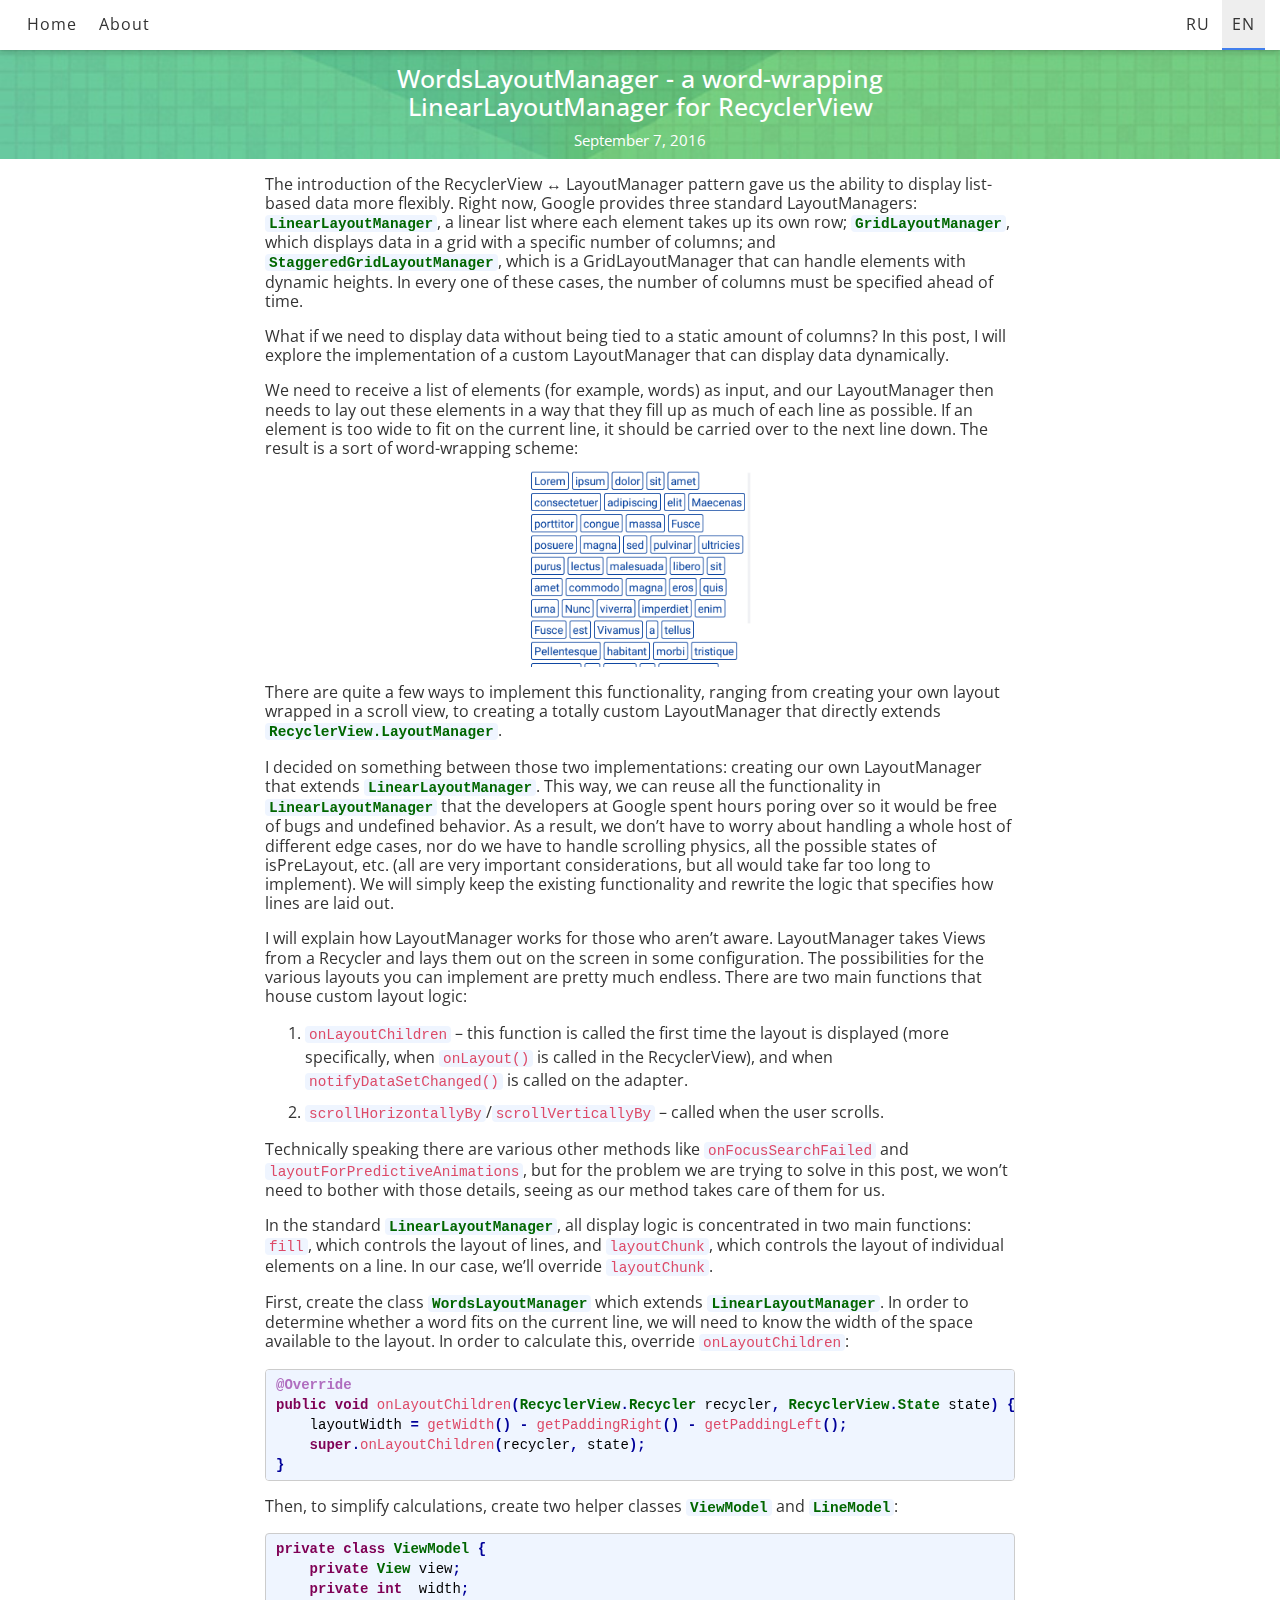
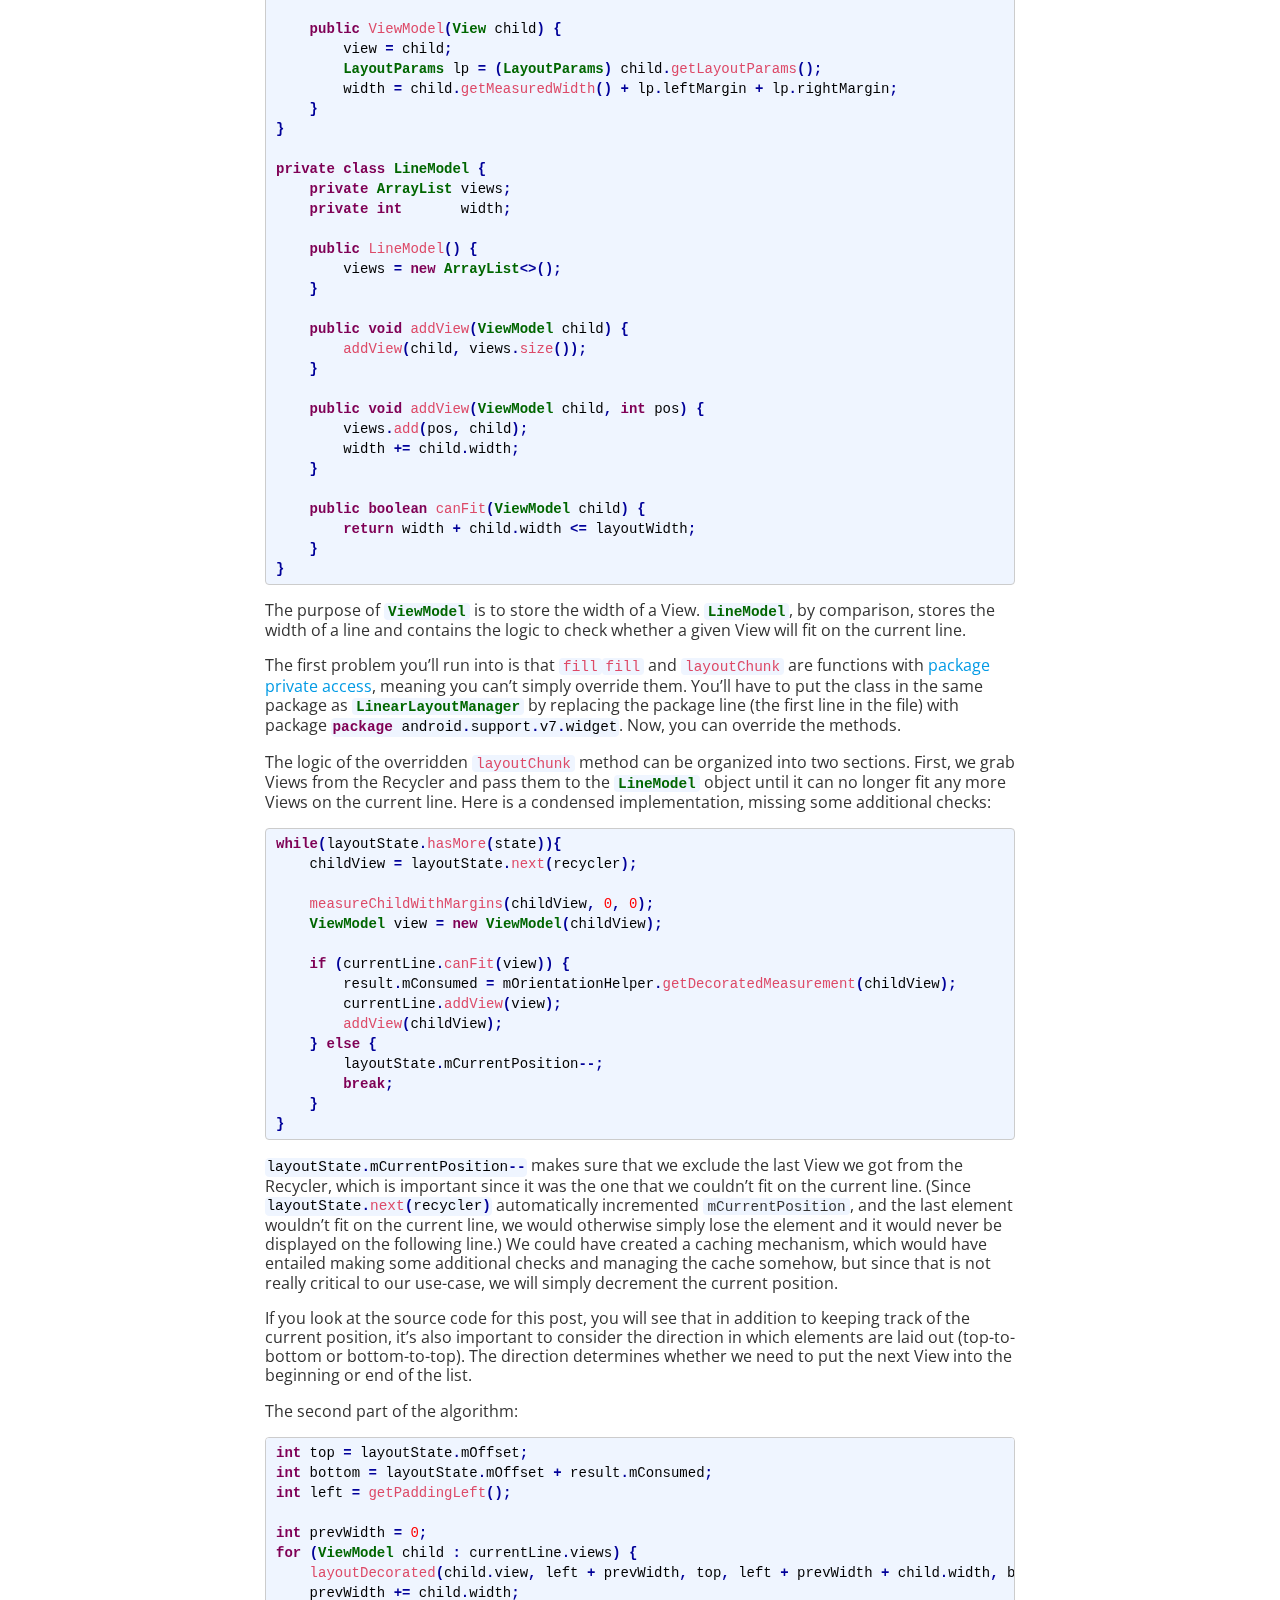
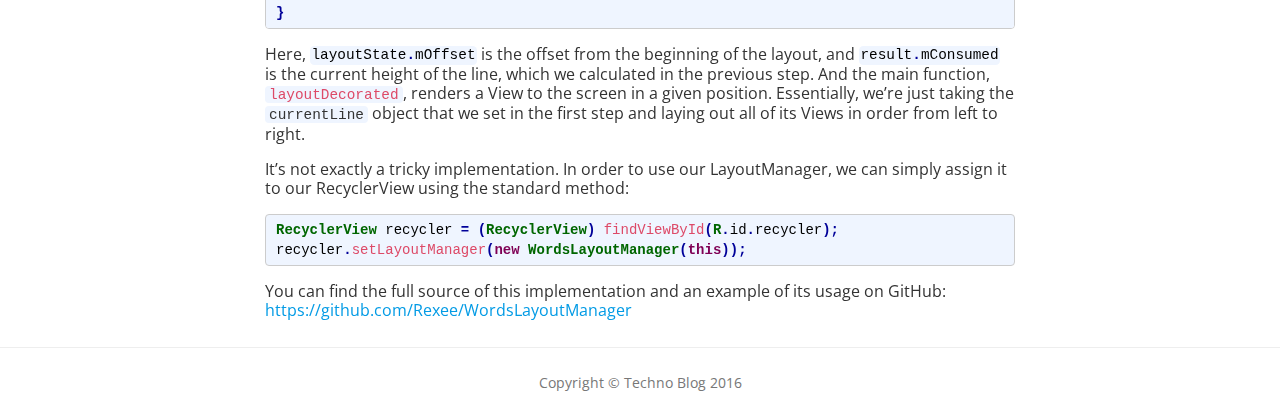
<file: en/post3.html>
<!DOCTYPE html>
<html lang="en">

<head>

    <meta charset="utf-8">
    <meta http-equiv="X-UA-Compatible" content="IE=edge">
    <meta name="viewport" content="width=device-width, initial-scale=1">
    <meta name="description" content="">
    <meta name="author" content="">

    <title>WordsLayoutManager - a word-wrapping LinearLayoutManager for RecyclerView</title>

    <link rel="alternate" hreflang="ru" href="http://techb.info/post3.html" />
    <link rel="alternate" hreflang="en" href="http://techb.info/en/post3.html" />
    <link href="../vendor/bootstrap/css/bootstrap.min.css" rel="stylesheet">
    <link href="../css/tech-blog.min.css" rel="stylesheet">
    <link href="../css/prism.min.css" rel="stylesheet" />
    <link href='http://fonts.googleapis.com/css?family=Open+Sans:300italic,400italic,600italic,700italic,800italic,400,300,600,700,800' rel='stylesheet' type='text/css'>

</head>

<body>

    <!-- Navigation -->
    <nav class="navbar navbar-default navbar-custom navbar-fixed-top">
        <div class="container-fluid">
            <!-- Collect the nav links, forms, and other content for toggling -->
            <div class="collapse navbar-collapse" id="bs-example-navbar-collapse-1">
                <ul class="nav navbar-nav">
                    <li>
                        <a href="index.html">Home</a>
                    </li>
                    <li>
                        <a href="about.html">About</a>
                    </li>
                </ul>

                <ul class="nav navbar-nav navbar-nav-right">
                    <li>
                        <a href="../post3.html">RU</a>
                    </li>
                    <li class="selected">
                        <a href="post3.html">EN</a>
                    </li>
                </ul>
            </div>
            <!-- /.navbar-collapse -->
        </div>
        <!-- /.container -->
    </nav>

    <!-- Page Header -->
    <!-- Set your background image for this header on the line below. -->
    <header class="intro-header" >
        <div class="container">
            <div class="row">
                <div class="col-lg-8 col-lg-offset-2 col-md-10 col-md-offset-1">
                    <div class="page-heading">
                        <h1>WordsLayoutManager - a word-wrapping LinearLayoutManager for RecyclerView</h1>
                        <span class="post-date">September 7, 2016</span>
                    </div>
                </div>
            </div>
        </div>
    </header>

    <!-- Post Content -->
    <article>
        <div class="container">
            <div class="row">
                <div class="col-lg-8 col-lg-offset-2 col-md-10 col-md-offset-1 post-body">
                    <p> The introduction of the RecyclerView &harr; LayoutManager pattern gave us the ability to display list-based
                      data more flexibly. Right now, Google provides three standard LayoutManagers: <code class="class-name">LinearLayoutManager</code>, a
                      linear list where each element takes up its own row; <code class="class-name">GridLayoutManager</code>, which displays data in a grid
                      with a specific number of columns; and <code class="class-name">StaggeredGridLayoutManager</code>, which is a GridLayoutManager that can
                      handle elements with dynamic heights. In every one of these cases, the number of columns must be specified ahead of time.
                    </p>
                    <p>What if we need to display data without being tied to a static amount of columns? In this post, I will explore the implementation
                      of a custom LayoutManager that can display data dynamically.
                    </p>
                    <p>We need to receive a list of elements (for example, words) as input, and our LayoutManager
                      then needs to lay out these elements in a way that they fill up as much of each line as possible.
                      If an element is too wide to fit on the current line, it should be carried over to the next line down.
                      The result is a sort of word-wrapping scheme:
                    </p>
                    <a href="../img/post3/img1.png">
                      <img class="img-responsive img-center" src="../img/post3/img1.png" width = "250px" alt="WordsLayoutManager: word-wrapping" style = "margin-bottom: -5px" >
                    </a>
                    <p>
                      There are quite a few ways to implement this functionality, ranging from creating your own layout wrapped
                      in a scroll view, to creating a totally custom LayoutManager that directly extends <code class="class-name">RecyclerView.LayoutManager</code>.
                    </p>
                    <p>
                      I decided on something between those two implementations: creating our own LayoutManager that
                      extends <code class="class-name">LinearLayoutManager</code>. This way, we can reuse all the functionality in
                      <code class="class-name">LinearLayoutManager</code>
                      that the developers at Google spent hours poring over so it would be free of bugs and undefined behavior.
                      As a result, we don’t have to worry about handling a whole host of different edge cases, nor do we have
                      to handle scrolling physics, all the possible states of isPreLayout, etc. (all are very important considerations,
                      but all would take far too long to implement). We will simply keep the existing functionality and rewrite the
                      logic that specifies how lines are laid out.
                    </p>
                    <p>
                      I will explain how LayoutManager works for those who aren’t aware. LayoutManager takes Views from a Recycler and lays them out on the screen in some configuration. The possibilities for the various layouts you can implement are pretty much endless. There are two main functions that house custom layout logic:
                    </p>
                    <ol>
                      <li>
                        <code class="function">onLayoutChildren</code> – this function is called the first time the layout is displayed
                        (more specifically, when <code class="function">onLayout()</code> is called in the RecyclerView), and when
                          <code class="function">notifyDataSetChanged()</code> is called on the adapter.
                      </li>
                      <li>
                        <code class="function">scrollHorizontallyBy</code>/<code class="function">scrollVerticallyBy</code> – called when the user scrolls.
                      </li>
                    </ol>
                    <p>Technically speaking there are various other methods like <code class="function">onFocusSearchFailed</code> and
                       <code class="function">layoutForPredictiveAnimations</code>, but for the problem we are trying to solve in this
                       post, we won’t need to bother with those details, seeing as our method takes care of them for us.</p>
                    <p>
                      In the standard <code class="class-name">LinearLayoutManager</code>, all display logic is concentrated in
                      two main functions:
                       <code class="function">fill</code>, which controls the layout of lines, and
                       <code class="function">layoutChunk</code>, which controls the layout of individual
                      elements on a line. In our case, we’ll override <code class="function">layoutChunk</code>.
                    </p>
                    <p>
                      First, create the class <code class="class-name">WordsLayoutManager</code> which extends
                       <code class="class-name">LinearLayoutManager</code>.
                      In order to determine whether a word fits on the current line, we will need to know the
                      width of the space available to the layout. In order to calculate this, override <code class="function">onLayoutChildren</code>:
                      <pre><code class="language-java">
                        @Override
                        public void onLayoutChildren(RecyclerView.Recycler recycler, RecyclerView.State state) {
                            layoutWidth = getWidth() - getPaddingRight() - getPaddingLeft();
                            super.onLayoutChildren(recycler, state);
                        }
                      </code></pre>
                    </p>
                  <p>
                    Then, to simplify calculations, create two helper classes <code class="class-name">ViewModel</code> and <code class="class-name">LineModel</code>:
                    <pre><code class="language-java">
                      private class ViewModel {
                          private View view;
                          private int  width;

                          public ViewModel(View child) {
                              view = child;
                              LayoutParams lp = (LayoutParams) child.getLayoutParams();
                              width = child.getMeasuredWidth() + lp.leftMargin + lp.rightMargin;
                          }
                      }

                      private class LineModel {
                          private ArrayList<ViewModel> views;
                          private int       width;

                          public LineModel() {
                              views = new ArrayList<>();
                          }

                          public void addView(ViewModel child) {
                              addView(child, views.size());
                          }

                          public void addView(ViewModel child, int pos) {
                              views.add(pos, child);
                              width += child.width;
                          }

                          public boolean canFit(ViewModel child) {
                              return width + child.width <= layoutWidth;
                          }
                      }
                  </code></pre>
                  </p>
                  <p>
                    The purpose of <code class="class-name">ViewModel</code> is to store the width of a View.
                    <code class="class-name">LineModel</code>, by comparison, stores the width of a line and contains the
                    logic to check whether a given View will fit on the current line.
                  </p>
                  <p>
                    The first problem you’ll run into is that <code class="function">fill</code><code class="function">fill</code> and
                    <code class="function">layoutChunk</code> are functions with
                    <a href="https://docs.oracle.com/javase/tutorial/java/javaOO/accesscontrol.html">package private access</a>, meaning you can’t simply override them. You’ll have to put the
                    class in the same package as <code class="class-name">LinearLayoutManager</code> by replacing the package line
                    (the first line in the file) with package <code class="language-java">package android.support.v7.widget</code>.
                    Now, you can override the methods.
                  </p>
                  <p>
                    The logic of the overridden <code class="function">layoutChunk</code> method can be organized into two sections.
                    First, we grab Views from the Recycler and pass them to the <code class="class-name">LineModel</code> object until
                    it can no longer fit any more Views on the current line. Here is a condensed implementation,
                    missing some additional checks:
                    <pre><code class="language-java">
                      while(layoutState.hasMore(state)){
                          childView = layoutState.next(recycler);

                          measureChildWithMargins(childView, 0, 0);
                          ViewModel view = new ViewModel(childView);

                          if (currentLine.canFit(view)) {
                              result.mConsumed = mOrientationHelper.getDecoratedMeasurement(childView);
                              currentLine.addView(view);
                              addView(childView);
                          } else {
                              layoutState.mCurrentPosition--;
                              break;
                          }
                      }
                    </code></pre>
                  </p>
                  <p>
                    <code class="language-java">layoutState.mCurrentPosition--</code> makes sure that we exclude
                    the last View we got from the Recycler, which is important since it was the one that we couldn’t
                    fit on the current line. (Since <code class="language-java">layoutState.next(recycler)</code>
                     automatically incremented <code class="code">mCurrentPosition</code>,
                    and the last element wouldn’t fit on the current line, we would otherwise simply lose the element
                    and it would never be displayed on the following line.) We could have created a caching mechanism,
                    which would have entailed making some additional checks and managing the cache somehow, but since
                    that is not really critical to our use-case, we will simply decrement the current position.
                  </p>
                  <p>
                    If you look at the source code for this post, you will see that in addition to keeping track
                    of the current position, it’s also important to consider the direction in which elements are
                    laid out (top-to-bottom or bottom-to-top). The direction determines whether we need to put the
                    next View into the beginning or end of the list.
                  </p>
                  <p>
                    The second part of the algorithm:
                    <pre><code class="language-java">
                      int top = layoutState.mOffset;
                      int bottom = layoutState.mOffset + result.mConsumed;
                      int left = getPaddingLeft();

                      int prevWidth = 0;
                      for (ViewModel child : currentLine.views) {
                          layoutDecorated(child.view, left + prevWidth, top, left + prevWidth + child.width, bottom);
                          prevWidth += child.width;
                      }
                    </code></pre>
                  </p>
                  <p>
                    Here,  <code class="language-java">layoutState.mOffset</code> is the offset from the beginning of the
                    layout, and <code class="language-java">result.mConsumed</code>
                    is the current height of the line, which we calculated in the previous step. And the main function,
                    <code class="function">layoutDecorated</code>, renders a View to the screen in a given position.
                    Essentially, we’re just taking the
                     <code class="code">currentLine</code> object that we set in the first step and laying out all of its
                     Views in order from left to right.
                  </p>
                  <p>
                    It’s not exactly a tricky implementation. In order to use our LayoutManager, we can simply assign it to our RecyclerView using the standard method:
                    <pre><code class="language-java">
                      RecyclerView recycler = (RecyclerView) findViewById(R.id.recycler);
                      recycler.setLayoutManager(new WordsLayoutManager(this));
                    </code></pre>
                  </p>
                  <p>
                    You can find the full source of this implementation and an example of its usage on GitHub: <a href="https://github.com/Rexee/WordsLayoutManager">https://github.com/Rexee/WordsLayoutManager</a>
                  </p>
                </div>
            </div>
        </div>
    </article>

    <!-- Footer -->
    <footer>
        <hr>
        <div class="container">
            <div class="row">
                <div class="col-lg-8 col-lg-offset-2 col-md-10 col-md-offset-1">
                   <p class="copyright text-muted">Copyright &copy; Techno Blog 2016</p>
                </div>
            </div>
        </div>
    </footer>

    <!-- JS/CSS -->
    <!-- Yandex.Metrika counter --> <script type="text/javascript"> (function (d, w, c) { (w[c] = w[c] || []).push(function() { try { w.yaCounter39282455 = new Ya.Metrika({ id:39282455, clickmap:true, trackLinks:true, accurateTrackBounce:true, webvisor:true }); } catch(e) { } }); var n = d.getElementsByTagName("script")[0], s = d.createElement("script"), f = function () { n.parentNode.insertBefore(s, n); }; s.type = "text/javascript"; s.async = true; s.src = "https://mc.yandex.ru/metrika/watch.js"; if (w.opera == "[object Opera]") { d.addEventListener("DOMContentLoaded", f, false); } else { f(); } })(document, window, "yandex_metrika_callbacks"); </script> <noscript><div><img src="https://mc.yandex.ru/watch/39282455" style="position:absolute; left:-9999px;" alt="" /></div></noscript> <!-- /Yandex.Metrika counter -->
    <script>
      (function(i,s,o,g,r,a,m){i['GoogleAnalyticsObject']=r;i[r]=i[r]||function(){
      (i[r].q=i[r].q||[]).push(arguments)},i[r].l=1*new Date();a=s.createElement(o),
      m=s.getElementsByTagName(o)[0];a.async=1;a.src=g;m.parentNode.insertBefore(a,m)
      })(window,document,'script','https://www.google-analytics.com/analytics.js','ga');
      ga('create', 'UA-84320298-1', 'auto');
      ga('send', 'pageview');
    </script>

    <!-- HTML5 Shim and Respond.js IE8 support of HTML5 elements and media queries -->
    <!-- WARNING: Respond.js doesn't work if you view the page via file:// -->
    <!--[if lt IE 9]>
        <script src="https://oss.maxcdn.com/libs/html5shiv/3.7.0/html5shiv.js"></script>
        <script src="https://oss.maxcdn.com/libs/respond.js/1.4.2/respond.min.js"></script>
    <![endif]-->

    <script src="../vendor/jquery/jquery.min.js"></script>
    <script src="../js/prism.js"></script>
    <script src="../vendor/bootstrap/js/bootstrap.min.js"></script>
    <script src="../js/tech-blog.min.js"></script>

</body>

</html>
</file>
<file: css/tech-blog.min.css>
/*!
 * Start Bootstrap - Clean Blog v1.1.1 (http://startbootstrap.com/template-overviews/clean-blog)
 * Copyright 2013-2016 Start Bootstrap
 * Licensed under MIT (https://github.com/BlackrockDigital/startbootstrap/blob/gh-pages/LICENSE)
 */code.class-name,code.code,code.function,code.lang{background:#eff5ff}.btn,.pager li>a,.pager li>span{font-family:'Open Sans','Helvetica Neue',Helvetica,Arial,sans-serif;text-transform:uppercase;letter-spacing:1px}body{font-family:'Open Sans','Helvetica Neue',Helvetica,Arial,sans-serif;font-size:20px;color:#333;-webkit-tap-highlight-color:#0085A1}pre{padding:5px 10px;font-size:14px}code{color:#44a;font-size:90%;padding:1px 4px 0}code.function{color:#DD4A68}code.code{color:#333}code.lang{color:#44a}code.class-name{color:#060;font-weight:700}code.tag{color:#c7254e;margin-left:8px;font-size:100%}.post-body ol,.post-body>p,.post-body>ul{font-size:16px}code[class*=language-]{margin-left:0}h1,h2,h3,h4,h5,h6{font-family:'Open Sans','Helvetica Neue',Helvetica,Arial,sans-serif;margin-bottom:5px}p{margin:30px 0}a,a:focus,a:hover{color:#039be5}a img:focus,a img:hover{cursor:zoom-in}blockquote{color:#777;font-style:italic}hr.small{max-width:100px;margin:15px auto;border-width:4px;border-color:#fff}hr{margin-top:10px;margin-bottom:10px}@media only screen and (max-width:768px){hr{margin:10px auto}}.post-body>p{line-height:1.2;margin:1em 0}.post-body ol>li,.post-body>ul>li{margin:.5em 0}.navbar-collapse{width:auto;border-top:0;-webkit-box-shadow:none;box-shadow:none}.navbar-collapse.collapse{display:block!important;height:auto!important;padding-bottom:0;overflow:visible!important}.navbar-collapse.in{overflow-y:visible}.navbar-fixed-bottom .navbar-collapse,.navbar-fixed-top .navbar-collapse,.navbar-static-top .navbar-collapse{padding-right:0;padding-left:0}.navbar-nav{float:left;margin:0}.navbar-nav>li{float:left}.navbar-nav>li>a{padding-top:15px;padding-bottom:15px}.navbar-nav-right{float:right}.navbar-custom{top:0;left:0;width:100%;z-index:3;font-family:'Open Sans','Helvetica Neue',Helvetica,Arial,sans-serif;box-shadow:0 1px 2px 0 rgba(0,0,0,.16),0 2px 8px 0 rgba(0,0,0,.12)!important;background-color:rgba(255,255,255,.9);border-bottom:0 solid #f2f2f2}.navbar-custom .nav li.selected{background-color:#eee;border-bottom:2px solid #427fed}.navbar-custom .nav li.selected:focus,.navbar-custom .nav li.selected:hover{border-bottom:0}.navbar-custom .nav li{margin-left:2px}.navbar-custom .nav li a{font-size:16px;padding:10px;line-height:28px;letter-spacing:1px;color:#333}.navbar-custom .nav li a:focus,.navbar-custom .nav li a:hover{background-color:#eee;border-bottom:2px solid #427fed}.intro-header{background-image:url(../../img/header.jpg);background-color:#777;background-size:cover;background-position:bottom;background-attachment:scroll;margin-top:50px}.intro-header .page-heading,.intro-header .post-heading,.intro-header .site-heading{padding:15px 0;color:#fff;min-height:107px}.intro-header .page-heading h2,.intro-header .post-heading h2,.intro-header .site-heading h2{margin-top:0}.intro-header .page-heading .post-date,.intro-header .post-heading .post-date,.intro-header .site-heading .post-date{font-size:15px}.intro-header .page-heading .post-date-short,.intro-header .post-heading .post-date-short,.intro-header .site-heading .post-date-short{font-size:15px;margin-top:15px}.intro-header .page-heading{text-align:center;padding-bottom:5px}.intro-header .page-heading h1{margin-top:0;font-size:25px}.intro-header .page-heading h1.h1-short{padding-top:5px}.intro-header .page-heading .subheading,.intro-header .page-heading h3{font-size:24px;line-height:1.1;display:block;font-family:'Open Sans','Helvetica Neue',Helvetica,Arial,sans-serif;font-weight:300;margin:10px 0 0}@media only screen and (min-width:768px){.navbar-custom{position:absolute;-webkit-transition:background-color .3s;-moz-transition:background-color .3s;transition:background-color .3s;-webkit-transform:translate3d(0,0,0);-moz-transform:translate3d(0,0,0);-ms-transform:translate3d(0,0,0);-o-transform:translate3d(0,0,0);transform:translate3d(0,0,0);-webkit-backface-visibility:hidden;backface-visibility:hidden}.navbar-custom.is-fixed{position:fixed;top:-50px;-webkit-transition:-webkit-transform .3s;-moz-transition:-moz-transform .3s;transition:transform .3s}.navbar-custom.is-visible{-webkit-transform:translate3d(0,100%,0);-moz-transform:translate3d(0,100%,0);-ms-transform:translate3d(0,100%,0);-o-transform:translate3d(0,100%,0);transform:translate3d(0,100%,0)}.intro-header .page-heading h1{font-size:50px}}.intro-header .site-heading{text-align:center}.intro-header .site-heading h1{margin-top:0;font-size:50px}.intro-header .site-heading .subheading,.intro-header .site-heading h3{font-size:24px;line-height:1.1;display:block;font-family:'Open Sans','Helvetica Neue',Helvetica,Arial,sans-serif;font-weight:300;margin:10px 0 0}@media only screen and (min-width:768px){.intro-header .site-heading h1{font-size:50px}}.intro-header .post-heading h1{font-size:35px}.intro-header .post-heading .meta,.intro-header .post-heading .subheading{line-height:1.1;display:block}.intro-header .post-heading .subheading{font-family:'Open Sans','Helvetica Neue',Helvetica,Arial,sans-serif;font-size:24px;margin:10px 0 30px;font-weight:600}.intro-header .post-heading .meta{font-family:'Open Sans','Helvetica Neue',Helvetica,Arial,sans-serif;font-style:italic;font-weight:300;font-size:20px}.intro-header .post-heading .meta a{color:#fff}@media only screen and (min-width:768px){.intro-header .post-heading h1{font-size:55px}.intro-header .post-heading .subheading{font-size:30px}.intro-header .page-heading h1{font-size:25px}}.about{background-image:none;background-color:#fff}.about .page-heading{margin-top:20px;color:inherit}.about .page-heading h1{font-size:35px}.post-preview-left{width:250px}.post-preview>a{color:#333}.post-preview>a:focus,.post-preview>a:hover{text-decoration:underline;color:#0085A1}.post-preview .post-title{font-size:25px;margin-top:30px;margin-bottom:10px;font-weight:600}.post-preview .post-subtitle{font-size:16px;margin:0 0 10px;line-height:1.2}.post-preview .post-subtitle>a{text-decoration:none;color:#039be5}.post-preview .post-subtitle>a:focus,.post-preview .post-subtitle>a:hover{color:#039be5;text-decoration:underline}.post-preview>.post-meta{color:#b3b3b3;font-size:14px;margin-top:0;margin-bottom:10px}@media only screen and (max-width:768px){.post-preview .post-title{font-size:25px;margin-top:10px}.post-preview .post-subtitle{font-size:16px}.post-preview>.post-meta{font-size:12px}}.section-heading{font-size:36px;margin-top:60px;font-weight:700}.caption,footer .copyright{font-size:14px;text-align:center}.caption{padding:10px;font-style:italic;margin:0;display:block;border-bottom-right-radius:5px;border-bottom-left-radius:5px}footer{padding:0 0 25px}footer .list-inline{margin:0;padding:0}footer .copyright{margin-top:15px;margin-bottom:0}@media only screen and (max-width:768px){footer{padding-bottom:20px}footer .copyright{font-size:10px;margin-top:10px}}.floating-label-form-group{font-size:14px;position:relative;margin-bottom:0;padding-bottom:.5em;border-bottom:1px solid #eee}.floating-label-form-group input,.floating-label-form-group textarea{z-index:1;position:relative;padding-right:0;padding-left:0;border:none;border-radius:0;font-size:1.5em;background:0 0;box-shadow:none!important;resize:none}.floating-label-form-group label{display:block;z-index:0;position:relative;top:2em;margin:0;font-size:.85em;line-height:1.764705882em;vertical-align:middle;vertical-align:baseline;opacity:0;-webkit-transition:top .3s ease,opacity .3s ease;-moz-transition:top .3s ease,opacity .3s ease;-ms-transition:top .3s ease,opacity .3s ease;transition:top .3s ease,opacity .3s ease}.floating-label-form-group::not(:first-child){padding-left:14px;border-left:1px solid #eee}.floating-label-form-group-with-value label{top:0;opacity:1}.floating-label-form-group-with-focus label{color:#0085A1}form .row:first-child .floating-label-form-group{border-top:1px solid #eee}.btn{font-size:14px;border-radius:0;padding:15px 25px}.btn-lg{font-size:16px;padding:25px 35px}.btn-default:focus,.btn-default:hover{background-color:#0085A1;border:1px solid #0085A1;color:#fff}.pager{margin:20px 0 0}.pager li>a,.pager li>span{font-size:14px;padding:15px 25px;background-color:#fff;border-radius:0}.pager li>a:focus,.pager li>a:hover{color:#fff;background-color:#0085A1;border:1px solid #0085A1}.pager .disabled>a,.pager .disabled>a:focus,.pager .disabled>a:hover,.pager .disabled>span{color:#777;background-color:#333;cursor:not-allowed}@media only screen and (max-width:768px){.pager .next>a{padding:10px;font-size:12px}}::-moz-selection{color:#fff;text-shadow:none;background:#0085A1}::selection{color:#fff;text-shadow:none;background:#0085A1}img::selection{color:#fff;background:0 0}img::-moz-selection{color:#fff;background:0 0}img{padding:5px}.img-center{margin:-16px auto}.img-post-preview{padding-top:0;padding-right:10px}
</file>
